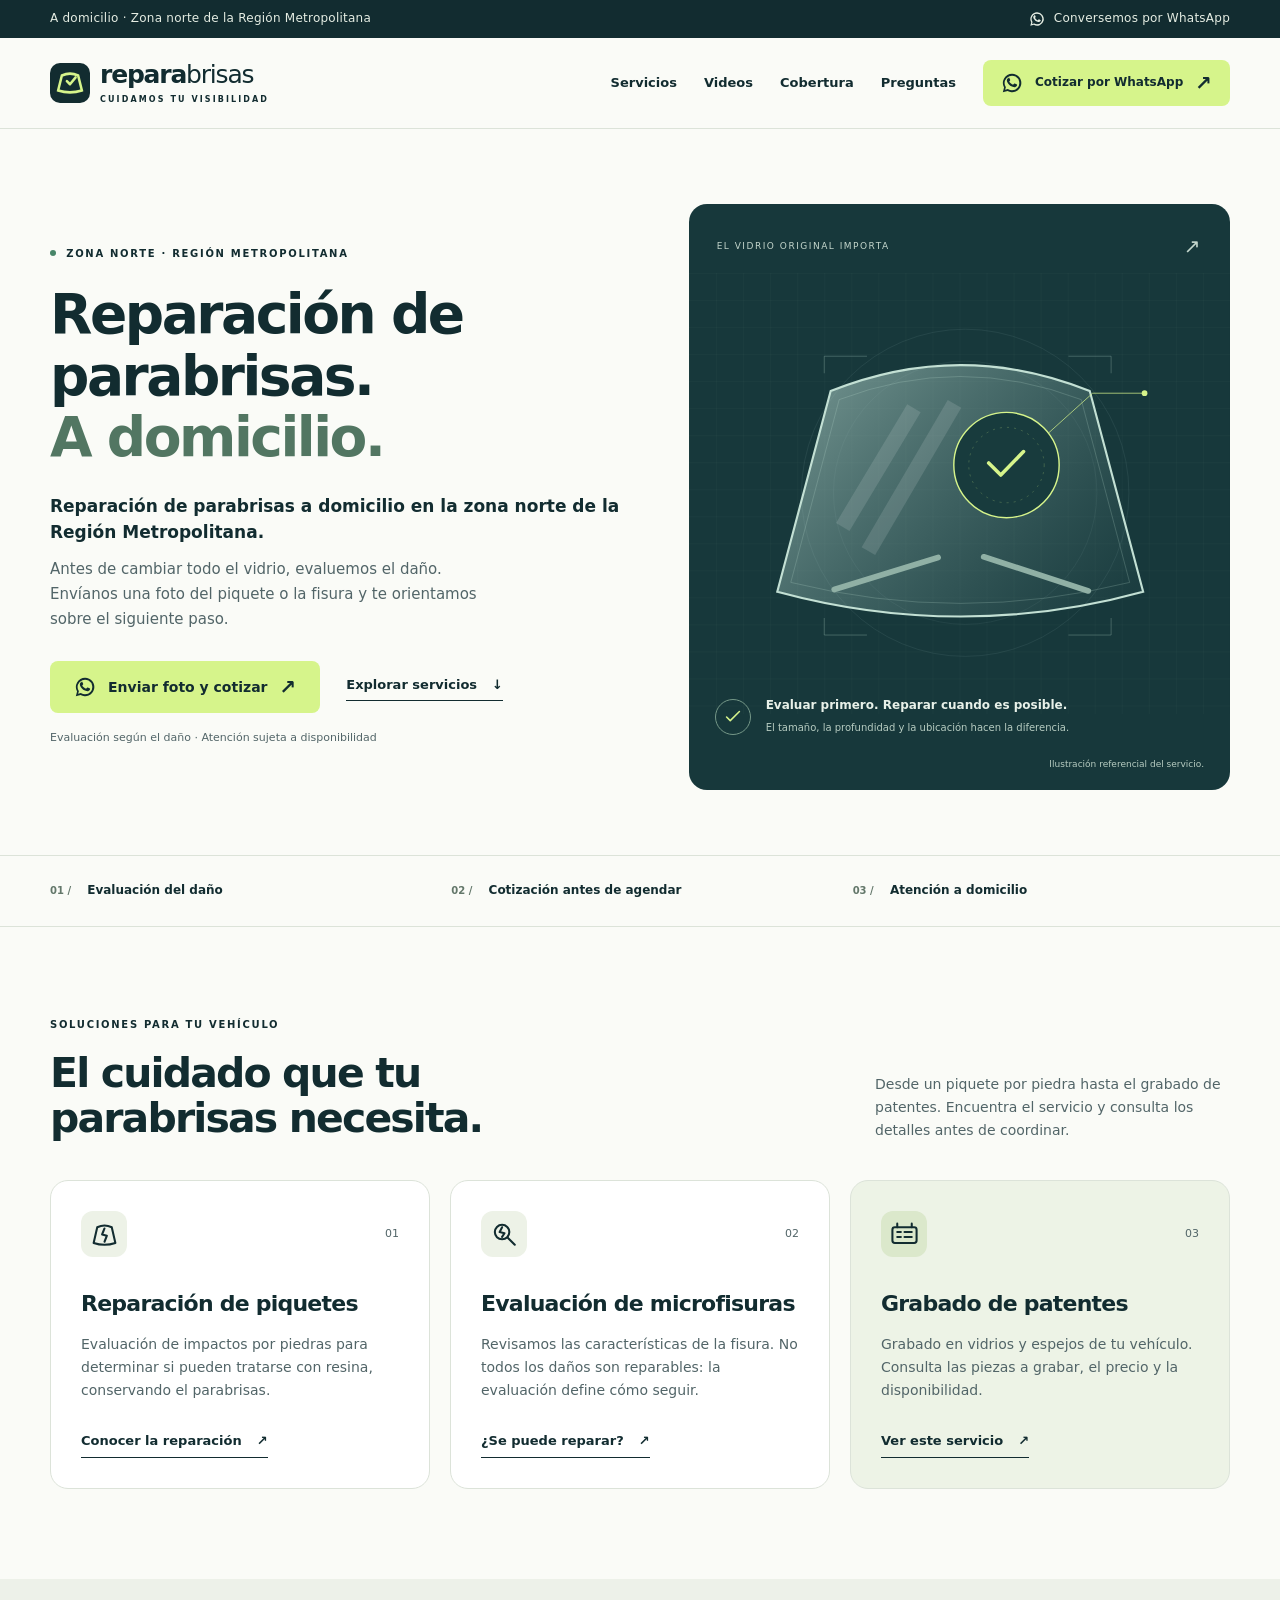
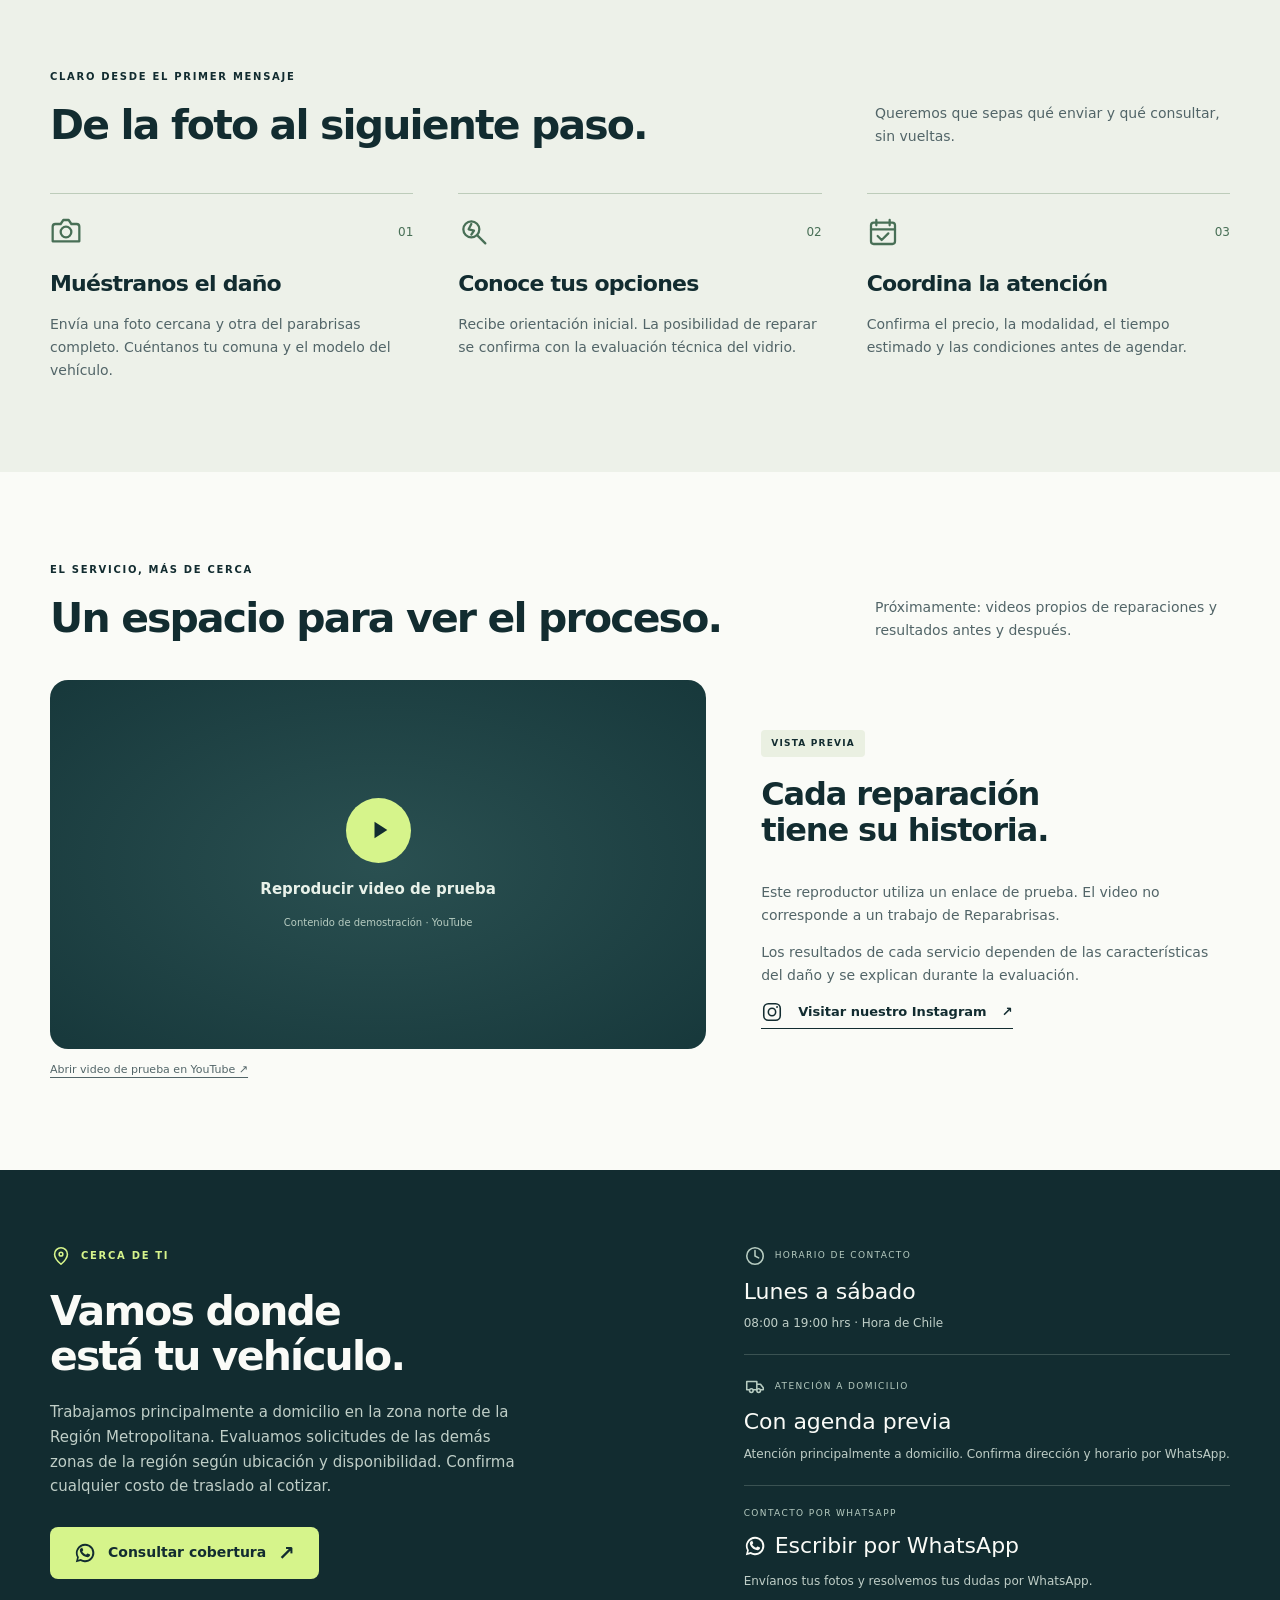
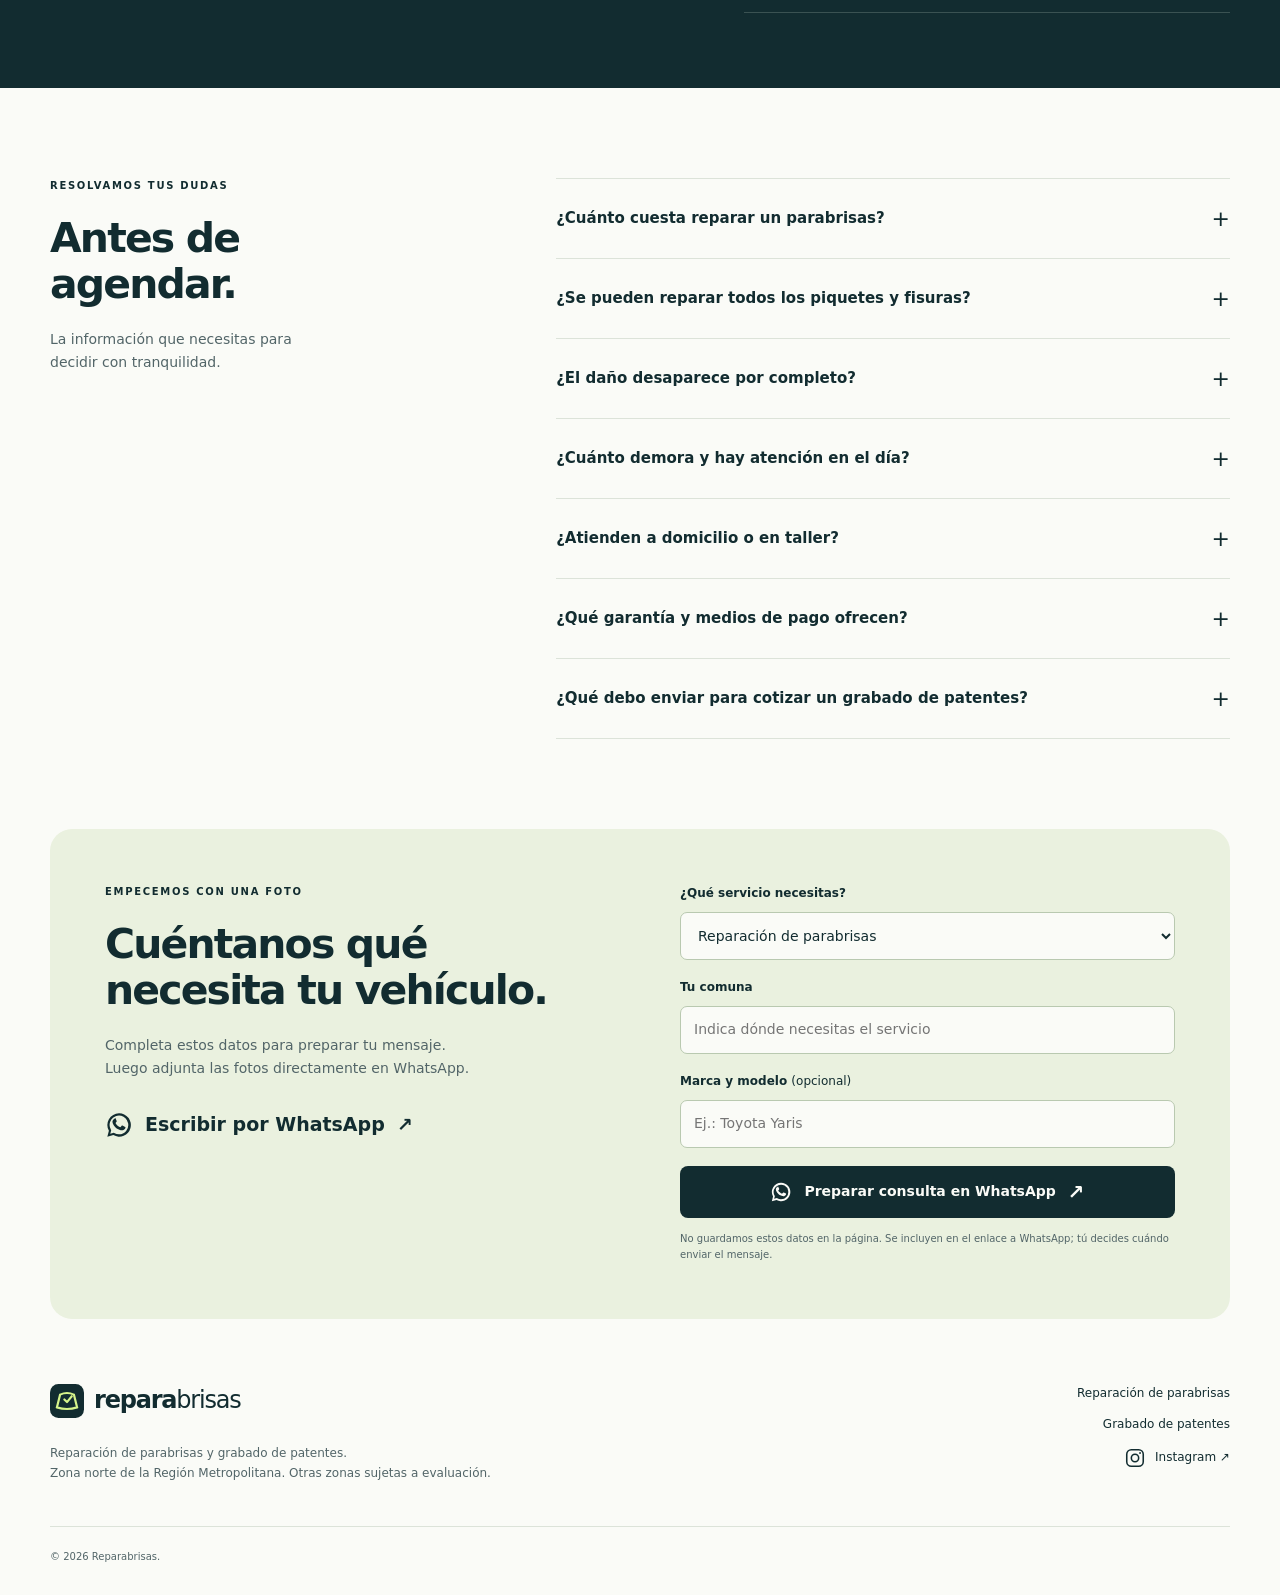
<file: index.html>
<!doctype html>
<html lang="es-CL">
<head>
  <meta charset="utf-8">
  <meta name="viewport" content="width=device-width, initial-scale=1">
  <meta name="theme-color" content="#122c30">
  <title>Reparación de parabrisas a domicilio en zona norte RM | Reparabrisas</title>
  <meta name="description" content="Reparación de parabrisas a domicilio en la zona norte de la Región Metropolitana. Cotiza piquetes, microfisuras y grabado de patentes por WhatsApp.">
  <meta property="og:locale" content="es_CL">
  <meta property="og:type" content="website">
  <meta property="og:site_name" content="Reparabrisas">
  <meta property="og:title" content="Un piquete pequeño merece atención. | Reparabrisas">
  <meta property="og:description" content="Reparación a domicilio en la zona norte de la Región Metropolitana. Cotiza enviando una foto por WhatsApp.">
  <meta name="twitter:card" content="summary_large_image">
  <!-- SEO:START -->
<link rel="canonical" href="https://reparabrisasnorte.cl/">
<meta property="og:url" content="https://reparabrisasnorte.cl/">
<meta property="og:image" content="https://reparabrisasnorte.cl/assets/images/social-card.png">
<meta property="og:image:width" content="1200">
<meta property="og:image:height" content="630">
<meta property="og:image:alt" content="Reparabrisas: reparación de parabrisas a domicilio en la zona norte de la Región Metropolitana">
<meta name="twitter:image" content="https://reparabrisasnorte.cl/assets/images/social-card.png">
<!-- SEO:END -->
  <link rel="icon" href="assets/images/favicon.svg" type="image/svg+xml">
  <link rel="stylesheet" href="assets/css/style.css?v=3">
  <script src="assets/js/main.js?v=2" defer></script>
  <script type="application/ld+json">{"@context": "https://schema.org", "@type": "AutoRepair", "name": "Reparabrisas", "areaServed": "Zona norte de la Región Metropolitana de Santiago, Chile", "sameAs": ["https://www.instagram.com/reparabrisas_colina/"], "hasOfferCatalog": {"@type": "OfferCatalog", "name": "Servicios", "itemListElement": [{"@type": "Offer", "itemOffered": {"@type": "Service", "name": "Reparación de piquetes y microfisuras de parabrisas"}}, {"@type": "Offer", "itemOffered": {"@type": "Service", "name": "Grabado de patentes en vidrios y espejos"}}]}, "url": "https://reparabrisasnorte.cl/", "@id": "https://reparabrisasnorte.cl/#negocio", "image": "https://reparabrisasnorte.cl/assets/images/social-card.png"}</script>
</head>
<body>
  <a class="skip-link" href="#contenido">Saltar al contenido</a>
  <div class="topbar"><div class="container"><span>A domicilio · Zona norte de la Región Metropolitana</span><a data-contact="topbar" href="https://wa.me/56976957866"><svg class="icon icon-whatsapp" viewBox="0 0 24 24" fill="none" stroke="currentColor" stroke-width="1.7" stroke-linecap="round" stroke-linejoin="round" aria-hidden="true" focusable="false"><path fill="currentColor" stroke="none" d="M12 2a10 10 0 0 0-8.66 15L2 22l5.15-1.35A10 10 0 1 0 12 2Zm0 18a8 8 0 0 1-4.08-1.12l-.36-.21-3.05.8.81-2.97-.23-.38A8 8 0 1 1 12 20Z"/><path fill="currentColor" stroke="none" d="M8.1 6.8c-.3 0-.6.1-.8.4-.4.4-.9 1-.9 2.1 0 1.2.8 2.4 1 2.6.1.2 1.8 2.9 4.5 4 .7.3 1.2.5 1.6.5.7.2 1.3.2 1.8.1.6-.1 1.8-.7 2-1.4.3-.7.3-1.3.2-1.4-.1-.1-.3-.2-.6-.3l-1.9-.9c-.3-.1-.5-.2-.7.2l-.9 1c-.2.2-.3.2-.6.1-.3-.2-1.2-.5-2.2-1.4-.8-.7-1.3-1.5-1.5-1.8-.1-.3 0-.4.1-.6l.5-.5.3-.5c.1-.2.1-.4 0-.5l-.9-2c-.2-.5-.4-.5-.6-.5Z"/></svg>Conversemos por WhatsApp</a></div></div>
  <header class="site-header">
    <nav class="container nav" aria-label="Navegación principal">
      <a class="brand" href="#inicio" aria-label="Reparabrisas, inicio"><img src="assets/images/favicon.svg" width="40" height="40" alt=""><span>repara<span class="brand-light">brisas</span><small>CUIDAMOS TU VISIBILIDAD</small></span></a>
      <button class="menu-toggle" aria-controls="nav-links" aria-expanded="false" hidden>Menú <span aria-hidden="true">☰</span></button>
      <div class="nav-links" id="nav-links"><a href="#servicios">Servicios</a><a href="#videos">Videos</a><a href="#cobertura">Cobertura</a><a href="#preguntas">Preguntas</a><a class="button button-small" data-contact="header" href="https://wa.me/56976957866?text=Hola%2C%20quiero%20cotizar%20un%20servicio."><svg class="icon icon-whatsapp" viewBox="0 0 24 24" fill="none" stroke="currentColor" stroke-width="1.7" stroke-linecap="round" stroke-linejoin="round" aria-hidden="true" focusable="false"><path fill="currentColor" stroke="none" d="M12 2a10 10 0 0 0-8.66 15L2 22l5.15-1.35A10 10 0 1 0 12 2Zm0 18a8 8 0 0 1-4.08-1.12l-.36-.21-3.05.8.81-2.97-.23-.38A8 8 0 1 1 12 20Z"/><path fill="currentColor" stroke="none" d="M8.1 6.8c-.3 0-.6.1-.8.4-.4.4-.9 1-.9 2.1 0 1.2.8 2.4 1 2.6.1.2 1.8 2.9 4.5 4 .7.3 1.2.5 1.6.5.7.2 1.3.2 1.8.1.6-.1 1.8-.7 2-1.4.3-.7.3-1.3.2-1.4-.1-.1-.3-.2-.6-.3l-1.9-.9c-.3-.1-.5-.2-.7.2l-.9 1c-.2.2-.3.2-.6.1-.3-.2-1.2-.5-2.2-1.4-.8-.7-1.3-1.5-1.5-1.8-.1-.3 0-.4.1-.6l.5-.5.3-.5c.1-.2.1-.4 0-.5l-.9-2c-.2-.5-.4-.5-.6-.5Z"/></svg>Cotizar por WhatsApp <span aria-hidden="true">↗</span></a></div>
    </nav>
  </header>
  <main id="contenido">
    <section class="hero container" id="inicio" aria-labelledby="hero-title">
      <div class="hero-copy"><p class="eyebrow"><span class="status-dot"></span> ZONA NORTE · REGIÓN METROPOLITANA</p><h1 id="hero-title">Reparación de parabrisas.<br> <em>A domicilio.</em></h1><p class="hero-lead">Reparación de parabrisas a domicilio en la zona norte de la Región Metropolitana.</p><p class="hero-description">Antes de cambiar todo el vidrio, evaluemos el daño. Envíanos una foto del piquete o la fisura y te orientamos sobre el siguiente paso.</p><div class="actions"><a class="button" data-contact="hero" href="https://wa.me/56976957866?text=Hola%2C%20quiero%20evaluar%20un%20da%C3%B1o%20en%20mi%20parabrisas.%20Mi%20comuna%20es%3A%20"><svg class="icon icon-whatsapp" viewBox="0 0 24 24" fill="none" stroke="currentColor" stroke-width="1.7" stroke-linecap="round" stroke-linejoin="round" aria-hidden="true" focusable="false"><path fill="currentColor" stroke="none" d="M12 2a10 10 0 0 0-8.66 15L2 22l5.15-1.35A10 10 0 1 0 12 2Zm0 18a8 8 0 0 1-4.08-1.12l-.36-.21-3.05.8.81-2.97-.23-.38A8 8 0 1 1 12 20Z"/><path fill="currentColor" stroke="none" d="M8.1 6.8c-.3 0-.6.1-.8.4-.4.4-.9 1-.9 2.1 0 1.2.8 2.4 1 2.6.1.2 1.8 2.9 4.5 4 .7.3 1.2.5 1.6.5.7.2 1.3.2 1.8.1.6-.1 1.8-.7 2-1.4.3-.7.3-1.3.2-1.4-.1-.1-.3-.2-.6-.3l-1.9-.9c-.3-.1-.5-.2-.7.2l-.9 1c-.2.2-.3.2-.6.1-.3-.2-1.2-.5-2.2-1.4-.8-.7-1.3-1.5-1.5-1.8-.1-.3 0-.4.1-.6l.5-.5.3-.5c.1-.2.1-.4 0-.5l-.9-2c-.2-.5-.4-.5-.6-.5Z"/></svg>Enviar foto y cotizar <span aria-hidden="true">↗</span></a><a class="text-link" href="#servicios">Explorar servicios <span aria-hidden="true">↓</span></a></div><p class="microcopy">Evaluación según el daño · Atención sujeta a disponibilidad</p></div>
      <figure class="hero-visual"><div class="visual-label"><span>EL VIDRIO ORIGINAL IMPORTA</span><span aria-hidden="true">↗</span></div><img src="assets/images/windshield.svg" width="760" height="620" fetchpriority="high" alt="Ilustración de un parabrisas con una zona destacada para evaluación"><div class="visual-caption"><span class="caption-symbol"><svg class="icon icon-check" viewBox="0 0 24 24" fill="none" stroke="currentColor" stroke-width="1.7" stroke-linecap="round" stroke-linejoin="round" aria-hidden="true" focusable="false"><path d="m5 12 4 4L19 6"/></svg></span><div><strong>Evaluar primero. Reparar cuando es posible.</strong><span>El tamaño, la profundidad y la ubicación hacen la diferencia.</span></div></div><figcaption>Ilustración referencial del servicio.</figcaption></figure>
    </section>
    <div class="principles"><div class="container principles-grid"><p><span aria-hidden="true">01 /</span> Evaluación del daño</p><p><span aria-hidden="true">02 /</span> Cotización antes de agendar</p><p><span aria-hidden="true">03 /</span> Atención a domicilio</p></div></div>
    <section class="section container" id="servicios" aria-labelledby="services-title"><div class="section-heading"><div><p class="eyebrow">SOLUCIONES PARA TU VEHÍCULO</p><h2 id="services-title">El cuidado que tu<br> parabrisas necesita.</h2></div><p>Desde un piquete por piedra hasta el grabado de patentes. Encuentra el servicio y consulta los detalles antes de coordinar.</p></div><div class="service-grid">
      <article class="service-card"><div class="service-top"><span class="service-icon"><svg class="icon icon-windshield" viewBox="0 0 24 24" fill="none" stroke="currentColor" stroke-width="1.7" stroke-linecap="round" stroke-linejoin="round" aria-hidden="true" focusable="false"><path d="m3 19 3-13q6-3 12 0l3 13q-9 3-18 0Z"/><path d="m12 7-2 5 4 1-2 5"/></svg></span><span class="card-number">01</span></div><h3>Reparación de piquetes</h3><p>Evaluación de impactos por piedras para determinar si pueden tratarse con resina, conservando el parabrisas.</p><a class="text-link" href="servicios/reparacion-de-parabrisas.html">Conocer la reparación <span aria-hidden="true">↗</span></a></article>
      <article class="service-card"><div class="service-top"><span class="service-icon"><svg class="icon icon-inspect" viewBox="0 0 24 24" fill="none" stroke="currentColor" stroke-width="1.7" stroke-linecap="round" stroke-linejoin="round" aria-hidden="true" focusable="false"><circle cx="10" cy="10" r="6"/><path d="m14.5 14.5 6 6M10 6l-2 4 4 1-2 3"/></svg></span><span class="card-number">02</span></div><h3>Evaluación de microfisuras</h3><p>Revisamos las características de la fisura. No todos los daños son reparables: la evaluación define cómo seguir.</p><a class="text-link" href="servicios/reparacion-de-parabrisas.html#evaluacion">¿Se puede reparar? <span aria-hidden="true">↗</span></a></article>
      <article class="service-card featured"><div class="service-top"><span class="service-icon"><svg class="icon icon-plate" viewBox="0 0 24 24" fill="none" stroke="currentColor" stroke-width="1.7" stroke-linecap="round" stroke-linejoin="round" aria-hidden="true" focusable="false"><rect x="2" y="6" width="20" height="13" rx="2"/><path d="M6 10h3m-3 4h3m3-4h6m-6 4h6M6 3v3m12-3v3"/></svg></span><span class="card-number">03</span></div><h3>Grabado de patentes</h3><p>Grabado en vidrios y espejos de tu vehículo. Consulta las piezas a grabar, el precio y la disponibilidad.</p><a class="text-link" href="servicios/grabado-de-patentes.html">Ver este servicio <span aria-hidden="true">↗</span></a></article>
    </div></section>
    <section class="process-section" id="proceso"><div class="container section"><div class="section-heading"><div><p class="eyebrow">CLARO DESDE EL PRIMER MENSAJE</p><h2>De la foto al siguiente paso.</h2></div><p>Queremos que sepas qué enviar y qué consultar, sin vueltas.</p></div><ol class="steps"><li><div class="step-heading"><svg class="icon icon-camera" viewBox="0 0 24 24" fill="none" stroke="currentColor" stroke-width="1.7" stroke-linecap="round" stroke-linejoin="round" aria-hidden="true" focusable="false"><path d="M4 6h4l2-3h4l2 3h4a2 2 0 0 1 2 2v11H2V8a2 2 0 0 1 2-2Z"/><circle cx="12" cy="12" r="4"/></svg><span class="step-number">01</span></div><h3>Muéstranos el daño</h3><p>Envía una foto cercana y otra del parabrisas completo. Cuéntanos tu comuna y el modelo del vehículo.</p></li><li><div class="step-heading"><svg class="icon icon-inspect" viewBox="0 0 24 24" fill="none" stroke="currentColor" stroke-width="1.7" stroke-linecap="round" stroke-linejoin="round" aria-hidden="true" focusable="false"><circle cx="10" cy="10" r="6"/><path d="m14.5 14.5 6 6M10 6l-2 4 4 1-2 3"/></svg><span class="step-number">02</span></div><h3>Conoce tus opciones</h3><p>Recibe orientación inicial. La posibilidad de reparar se confirma con la evaluación técnica del vidrio.</p></li><li><div class="step-heading"><svg class="icon icon-calendar" viewBox="0 0 24 24" fill="none" stroke="currentColor" stroke-width="1.7" stroke-linecap="round" stroke-linejoin="round" aria-hidden="true" focusable="false"><rect x="3" y="5" width="18" height="16" rx="2"/><path d="M7 3v4m10-4v4M3 10h18m-13 5 3 3 5-5"/></svg><span class="step-number">03</span></div><h3>Coordina la atención</h3><p>Confirma el precio, la modalidad, el tiempo estimado y las condiciones antes de agendar.</p></li></ol></div></section>
    <section class="section container" id="videos" aria-labelledby="videos-title"><div class="section-heading"><div><p class="eyebrow">EL SERVICIO, MÁS DE CERCA</p><h2 id="videos-title">Un espacio para ver el proceso.</h2></div><p>Próximamente: videos propios de reparaciones y resultados antes y después.</p></div><div class="video-layout"><div class="video-player"><div class="video-shell" data-video-id="ysz5S6PUM-U"><button class="video-trigger" type="button" aria-label="Reproducir video de prueba de YouTube" hidden><span class="play-icon"><svg class="icon icon-play" viewBox="0 0 24 24" fill="none" stroke="currentColor" stroke-width="1.7" stroke-linecap="round" stroke-linejoin="round" aria-hidden="true" focusable="false"><path d="m9 5 11 7-11 7Z" fill="currentColor" stroke="none"/></svg></span><span>Reproducir video de prueba</span><small>Contenido de demostración · YouTube</small></button><noscript><a class="button" href="https://www.youtube.com/watch?v=ysz5S6PUM-U" target="_blank" rel="noopener noreferrer">Ver video de prueba en YouTube</a></noscript></div><p class="video-fallback"><a href="https://www.youtube.com/watch?v=ysz5S6PUM-U" target="_blank" rel="noopener noreferrer">Abrir video de prueba en YouTube ↗</a></p></div><div class="video-description"><span class="tag">VISTA PREVIA</span><h3>Cada reparación<br> tiene su historia.</h3><p>Este reproductor utiliza un enlace de prueba. El video no corresponde a un trabajo de Reparabrisas.</p><p>Los resultados de cada servicio dependen de las características del daño y se explican durante la evaluación.</p><a class="text-link" href="https://www.instagram.com/reparabrisas_colina/" target="_blank" rel="noopener noreferrer"><svg class="icon icon-instagram" viewBox="0 0 24 24" fill="none" stroke="currentColor" stroke-width="1.7" stroke-linecap="round" stroke-linejoin="round" aria-hidden="true" focusable="false"><rect x="3" y="3" width="18" height="18" rx="5"/><circle cx="12" cy="12" r="4"/><circle cx="17.5" cy="6.5" r="1" fill="currentColor" stroke="none"/></svg>Visitar nuestro Instagram <span aria-hidden="true">↗</span></a></div></div></section>
    <section class="coverage-section" id="cobertura"><div class="container coverage-grid"><div><p class="eyebrow icon-label"><svg class="icon icon-pin" viewBox="0 0 24 24" fill="none" stroke="currentColor" stroke-width="1.7" stroke-linecap="round" stroke-linejoin="round" aria-hidden="true" focusable="false"><path d="M19 10c0 5-7 11-7 11S5 15 5 10a7 7 0 1 1 14 0Z"/><circle cx="12" cy="10" r="2"/></svg> CERCA DE TI</p><h2>Vamos donde<br> está tu vehículo.</h2><p>Trabajamos principalmente a domicilio en la zona norte de la Región Metropolitana. Evaluamos solicitudes de las demás zonas de la región según ubicación y disponibilidad. Confirma cualquier costo de traslado al cotizar.</p><a class="button" data-contact="coverage" href="https://wa.me/56976957866?text=Hola%2C%20quiero%20consultar%20cobertura.%20Mi%20comuna%20es%3A%20"><svg class="icon icon-whatsapp" viewBox="0 0 24 24" fill="none" stroke="currentColor" stroke-width="1.7" stroke-linecap="round" stroke-linejoin="round" aria-hidden="true" focusable="false"><path fill="currentColor" stroke="none" d="M12 2a10 10 0 0 0-8.66 15L2 22l5.15-1.35A10 10 0 1 0 12 2Zm0 18a8 8 0 0 1-4.08-1.12l-.36-.21-3.05.8.81-2.97-.23-.38A8 8 0 1 1 12 20Z"/><path fill="currentColor" stroke="none" d="M8.1 6.8c-.3 0-.6.1-.8.4-.4.4-.9 1-.9 2.1 0 1.2.8 2.4 1 2.6.1.2 1.8 2.9 4.5 4 .7.3 1.2.5 1.6.5.7.2 1.3.2 1.8.1.6-.1 1.8-.7 2-1.4.3-.7.3-1.3.2-1.4-.1-.1-.3-.2-.6-.3l-1.9-.9c-.3-.1-.5-.2-.7.2l-.9 1c-.2.2-.3.2-.6.1-.3-.2-1.2-.5-2.2-1.4-.8-.7-1.3-1.5-1.5-1.8-.1-.3 0-.4.1-.6l.5-.5.3-.5c.1-.2.1-.4 0-.5l-.9-2c-.2-.5-.4-.5-.6-.5Z"/></svg>Consultar cobertura <span aria-hidden="true">↗</span></a></div><div class="coverage-details"><div><span class="icon-label"><svg class="icon icon-clock" viewBox="0 0 24 24" fill="none" stroke="currentColor" stroke-width="1.7" stroke-linecap="round" stroke-linejoin="round" aria-hidden="true" focusable="false"><circle cx="12" cy="12" r="9"/><path d="M12 6v6l4 2"/></svg> HORARIO DE CONTACTO</span><strong>Lunes a sábado</strong><p>08:00 a 19:00 hrs · Hora de Chile</p></div><div><span class="icon-label"><svg class="icon icon-van" viewBox="0 0 24 24" fill="none" stroke="currentColor" stroke-width="1.7" stroke-linecap="round" stroke-linejoin="round" aria-hidden="true" focusable="false"><path d="M3 16V7h11v9M14 10h4l3 4v2h-3m-12 0H3m7 0h4"/><circle cx="8" cy="17" r="2"/><circle cx="16" cy="17" r="2"/></svg> ATENCIÓN A DOMICILIO</span><strong>Con agenda previa</strong><p>Atención principalmente a domicilio. Confirma dirección y horario por WhatsApp.</p></div><div><span>CONTACTO POR WHATSAPP</span><a data-contact="direct" href="https://wa.me/56976957866"><svg class="icon icon-whatsapp" viewBox="0 0 24 24" fill="none" stroke="currentColor" stroke-width="1.7" stroke-linecap="round" stroke-linejoin="round" aria-hidden="true" focusable="false"><path fill="currentColor" stroke="none" d="M12 2a10 10 0 0 0-8.66 15L2 22l5.15-1.35A10 10 0 1 0 12 2Zm0 18a8 8 0 0 1-4.08-1.12l-.36-.21-3.05.8.81-2.97-.23-.38A8 8 0 1 1 12 20Z"/><path fill="currentColor" stroke="none" d="M8.1 6.8c-.3 0-.6.1-.8.4-.4.4-.9 1-.9 2.1 0 1.2.8 2.4 1 2.6.1.2 1.8 2.9 4.5 4 .7.3 1.2.5 1.6.5.7.2 1.3.2 1.8.1.6-.1 1.8-.7 2-1.4.3-.7.3-1.3.2-1.4-.1-.1-.3-.2-.6-.3l-1.9-.9c-.3-.1-.5-.2-.7.2l-.9 1c-.2.2-.3.2-.6.1-.3-.2-1.2-.5-2.2-1.4-.8-.7-1.3-1.5-1.5-1.8-.1-.3 0-.4.1-.6l.5-.5.3-.5c.1-.2.1-.4 0-.5l-.9-2c-.2-.5-.4-.5-.6-.5Z"/></svg>Escribir por WhatsApp</a><p>Envíanos tus fotos y resolvemos tus dudas por WhatsApp.</p></div></div></div></section>
    <section class="section container faq-layout" id="preguntas"><div><p class="eyebrow">RESOLVAMOS TUS DUDAS</p><h2>Antes de<br> agendar.</h2><p>La información que necesitas para decidir con tranquilidad.</p></div><div class="faq-list">
      <details><summary>¿Cuánto cuesta reparar un parabrisas?</summary><p>La cotización depende del tipo, tamaño, ubicación y cantidad de daños. Envíanos fotografías y tu comuna para consultar el precio y cualquier costo de traslado antes de agendar.</p></details>
      <details><summary>¿Se pueden reparar todos los piquetes y fisuras?</summary><p>No. La posibilidad de reparación depende del estado del vidrio, la profundidad y ubicación del daño, entre otros factores. Las fotos permiten una orientación inicial; la evaluación técnica confirma si la reparación es adecuada o conviene un reemplazo.</p></details>
      <details><summary>¿El daño desaparece por completo?</summary><p>Puede quedar una marca visible. El resultado varía según el daño y su estado previo; consulta qué mejora puede esperarse en tu caso antes de autorizar el trabajo.</p></details>
      <details><summary>¿Cuánto demora y hay atención en el día?</summary><p>El tiempo estimado se informa según el servicio. La atención en el día está sujeta a evaluación y disponibilidad de agenda; confírmala por WhatsApp.</p></details>
      <details><summary>¿Atienden a domicilio o en taller?</summary><p>Trabajamos principalmente a domicilio en la zona norte de la Región Metropolitana. Para las demás zonas de la región, evaluamos la ubicación y disponibilidad antes de confirmar la visita.</p></details>
      <details><summary>¿Qué garantía y medios de pago ofrecen?</summary><p>Solicita las condiciones de garantía aplicables a tu reparación y los medios de pago disponibles junto con la cotización, antes de confirmar la atención.</p></details>
      <details><summary>¿Qué debo enviar para cotizar un grabado de patentes?</summary><p>Indica el modelo del vehículo, cuántos vidrios y espejos necesitas grabar y tu comuna. Con esos datos podemos orientar tu solicitud.</p></details>
    </div></section>
    <section class="contact-section container" id="contacto"><div><p class="eyebrow">EMPECEMOS CON UNA FOTO</p><h2>Cuéntanos qué<br> necesita tu vehículo.</h2><p>Completa estos datos para preparar tu mensaje. Luego adjunta las fotos directamente en WhatsApp.</p><a class="contact-whatsapp" data-contact="direct" href="https://wa.me/56976957866"><svg class="icon icon-whatsapp" viewBox="0 0 24 24" fill="none" stroke="currentColor" stroke-width="1.7" stroke-linecap="round" stroke-linejoin="round" aria-hidden="true" focusable="false"><path fill="currentColor" stroke="none" d="M12 2a10 10 0 0 0-8.66 15L2 22l5.15-1.35A10 10 0 1 0 12 2Zm0 18a8 8 0 0 1-4.08-1.12l-.36-.21-3.05.8.81-2.97-.23-.38A8 8 0 1 1 12 20Z"/><path fill="currentColor" stroke="none" d="M8.1 6.8c-.3 0-.6.1-.8.4-.4.4-.9 1-.9 2.1 0 1.2.8 2.4 1 2.6.1.2 1.8 2.9 4.5 4 .7.3 1.2.5 1.6.5.7.2 1.3.2 1.8.1.6-.1 1.8-.7 2-1.4.3-.7.3-1.3.2-1.4-.1-.1-.3-.2-.6-.3l-1.9-.9c-.3-.1-.5-.2-.7.2l-.9 1c-.2.2-.3.2-.6.1-.3-.2-1.2-.5-2.2-1.4-.8-.7-1.3-1.5-1.5-1.8-.1-.3 0-.4.1-.6l.5-.5.3-.5c.1-.2.1-.4 0-.5l-.9-2c-.2-.5-.4-.5-.6-.5Z"/></svg>Escribir por WhatsApp <span aria-hidden="true">↗</span></a></div><form id="quote-form"><label for="service">¿Qué servicio necesitas?</label><select id="service" name="service"><option>Reparación de parabrisas</option><option>Evaluación de microfisuras</option><option>Grabado de patentes</option></select><label for="commune">Tu comuna</label><input id="commune" name="commune" autocomplete="address-level3" placeholder="Indica dónde necesitas el servicio" required maxlength="80"><label for="vehicle">Marca y modelo <span>(opcional)</span></label><input id="vehicle" name="vehicle" placeholder="Ej.: Toyota Yaris" maxlength="100"><button class="button" type="submit" hidden><svg class="icon icon-whatsapp" viewBox="0 0 24 24" fill="none" stroke="currentColor" stroke-width="1.7" stroke-linecap="round" stroke-linejoin="round" aria-hidden="true" focusable="false"><path fill="currentColor" stroke="none" d="M12 2a10 10 0 0 0-8.66 15L2 22l5.15-1.35A10 10 0 1 0 12 2Zm0 18a8 8 0 0 1-4.08-1.12l-.36-.21-3.05.8.81-2.97-.23-.38A8 8 0 1 1 12 20Z"/><path fill="currentColor" stroke="none" d="M8.1 6.8c-.3 0-.6.1-.8.4-.4.4-.9 1-.9 2.1 0 1.2.8 2.4 1 2.6.1.2 1.8 2.9 4.5 4 .7.3 1.2.5 1.6.5.7.2 1.3.2 1.8.1.6-.1 1.8-.7 2-1.4.3-.7.3-1.3.2-1.4-.1-.1-.3-.2-.6-.3l-1.9-.9c-.3-.1-.5-.2-.7.2l-.9 1c-.2.2-.3.2-.6.1-.3-.2-1.2-.5-2.2-1.4-.8-.7-1.3-1.5-1.5-1.8-.1-.3 0-.4.1-.6l.5-.5.3-.5c.1-.2.1-.4 0-.5l-.9-2c-.2-.5-.4-.5-.6-.5Z"/></svg>Preparar consulta en WhatsApp <span aria-hidden="true">↗</span></button><p class="form-note">No guardamos estos datos en la página. Se incluyen en el enlace a WhatsApp; tú decides cuándo enviar el mensaje.</p><noscript><a class="button" href="https://wa.me/56976957866"><svg class="icon icon-whatsapp" viewBox="0 0 24 24" fill="none" stroke="currentColor" stroke-width="1.7" stroke-linecap="round" stroke-linejoin="round" aria-hidden="true" focusable="false"><path fill="currentColor" stroke="none" d="M12 2a10 10 0 0 0-8.66 15L2 22l5.15-1.35A10 10 0 1 0 12 2Zm0 18a8 8 0 0 1-4.08-1.12l-.36-.21-3.05.8.81-2.97-.23-.38A8 8 0 1 1 12 20Z"/><path fill="currentColor" stroke="none" d="M8.1 6.8c-.3 0-.6.1-.8.4-.4.4-.9 1-.9 2.1 0 1.2.8 2.4 1 2.6.1.2 1.8 2.9 4.5 4 .7.3 1.2.5 1.6.5.7.2 1.3.2 1.8.1.6-.1 1.8-.7 2-1.4.3-.7.3-1.3.2-1.4-.1-.1-.3-.2-.6-.3l-1.9-.9c-.3-.1-.5-.2-.7.2l-.9 1c-.2.2-.3.2-.6.1-.3-.2-1.2-.5-2.2-1.4-.8-.7-1.3-1.5-1.5-1.8-.1-.3 0-.4.1-.6l.5-.5.3-.5c.1-.2.1-.4 0-.5l-.9-2c-.2-.5-.4-.5-.6-.5Z"/></svg>Consultar directamente por WhatsApp</a></noscript></form></section>
  </main>
  <footer class="container footer"><div><a class="brand" href="#inicio"><img src="assets/images/favicon.svg" width="34" height="34" alt=""><span>repara<span class="brand-light">brisas</span></span></a><p>Reparación de parabrisas y grabado de patentes.<br> Zona norte de la Región Metropolitana. Otras zonas sujetas a evaluación.</p></div><div class="footer-links"><a href="servicios/reparacion-de-parabrisas.html">Reparación de parabrisas</a><a href="servicios/grabado-de-patentes.html">Grabado de patentes</a><a href="https://www.instagram.com/reparabrisas_colina/" target="_blank" rel="noopener noreferrer"><svg class="icon icon-instagram" viewBox="0 0 24 24" fill="none" stroke="currentColor" stroke-width="1.7" stroke-linecap="round" stroke-linejoin="round" aria-hidden="true" focusable="false"><rect x="3" y="3" width="18" height="18" rx="5"/><circle cx="12" cy="12" r="4"/><circle cx="17.5" cy="6.5" r="1" fill="currentColor" stroke="none"/></svg>Instagram ↗</a></div><p class="copyright">© <span data-year>2026</span> Reparabrisas.</p></footer>
  <a class="mobile-contact" data-contact="mobile-bar" href="https://wa.me/56976957866?text=Hola%2C%20quiero%20cotizar%20un%20servicio."><svg class="icon icon-whatsapp" viewBox="0 0 24 24" fill="none" stroke="currentColor" stroke-width="1.7" stroke-linecap="round" stroke-linejoin="round" aria-hidden="true" focusable="false"><path fill="currentColor" stroke="none" d="M12 2a10 10 0 0 0-8.66 15L2 22l5.15-1.35A10 10 0 1 0 12 2Zm0 18a8 8 0 0 1-4.08-1.12l-.36-.21-3.05.8.81-2.97-.23-.38A8 8 0 1 1 12 20Z"/><path fill="currentColor" stroke="none" d="M8.1 6.8c-.3 0-.6.1-.8.4-.4.4-.9 1-.9 2.1 0 1.2.8 2.4 1 2.6.1.2 1.8 2.9 4.5 4 .7.3 1.2.5 1.6.5.7.2 1.3.2 1.8.1.6-.1 1.8-.7 2-1.4.3-.7.3-1.3.2-1.4-.1-.1-.3-.2-.6-.3l-1.9-.9c-.3-.1-.5-.2-.7.2l-.9 1c-.2.2-.3.2-.6.1-.3-.2-1.2-.5-2.2-1.4-.8-.7-1.3-1.5-1.5-1.8-.1-.3 0-.4.1-.6l.5-.5.3-.5c.1-.2.1-.4 0-.5l-.9-2c-.2-.5-.4-.5-.6-.5Z"/></svg>Cotizar por WhatsApp <span aria-hidden="true">↗</span></a>
</body>
</html>
</file>
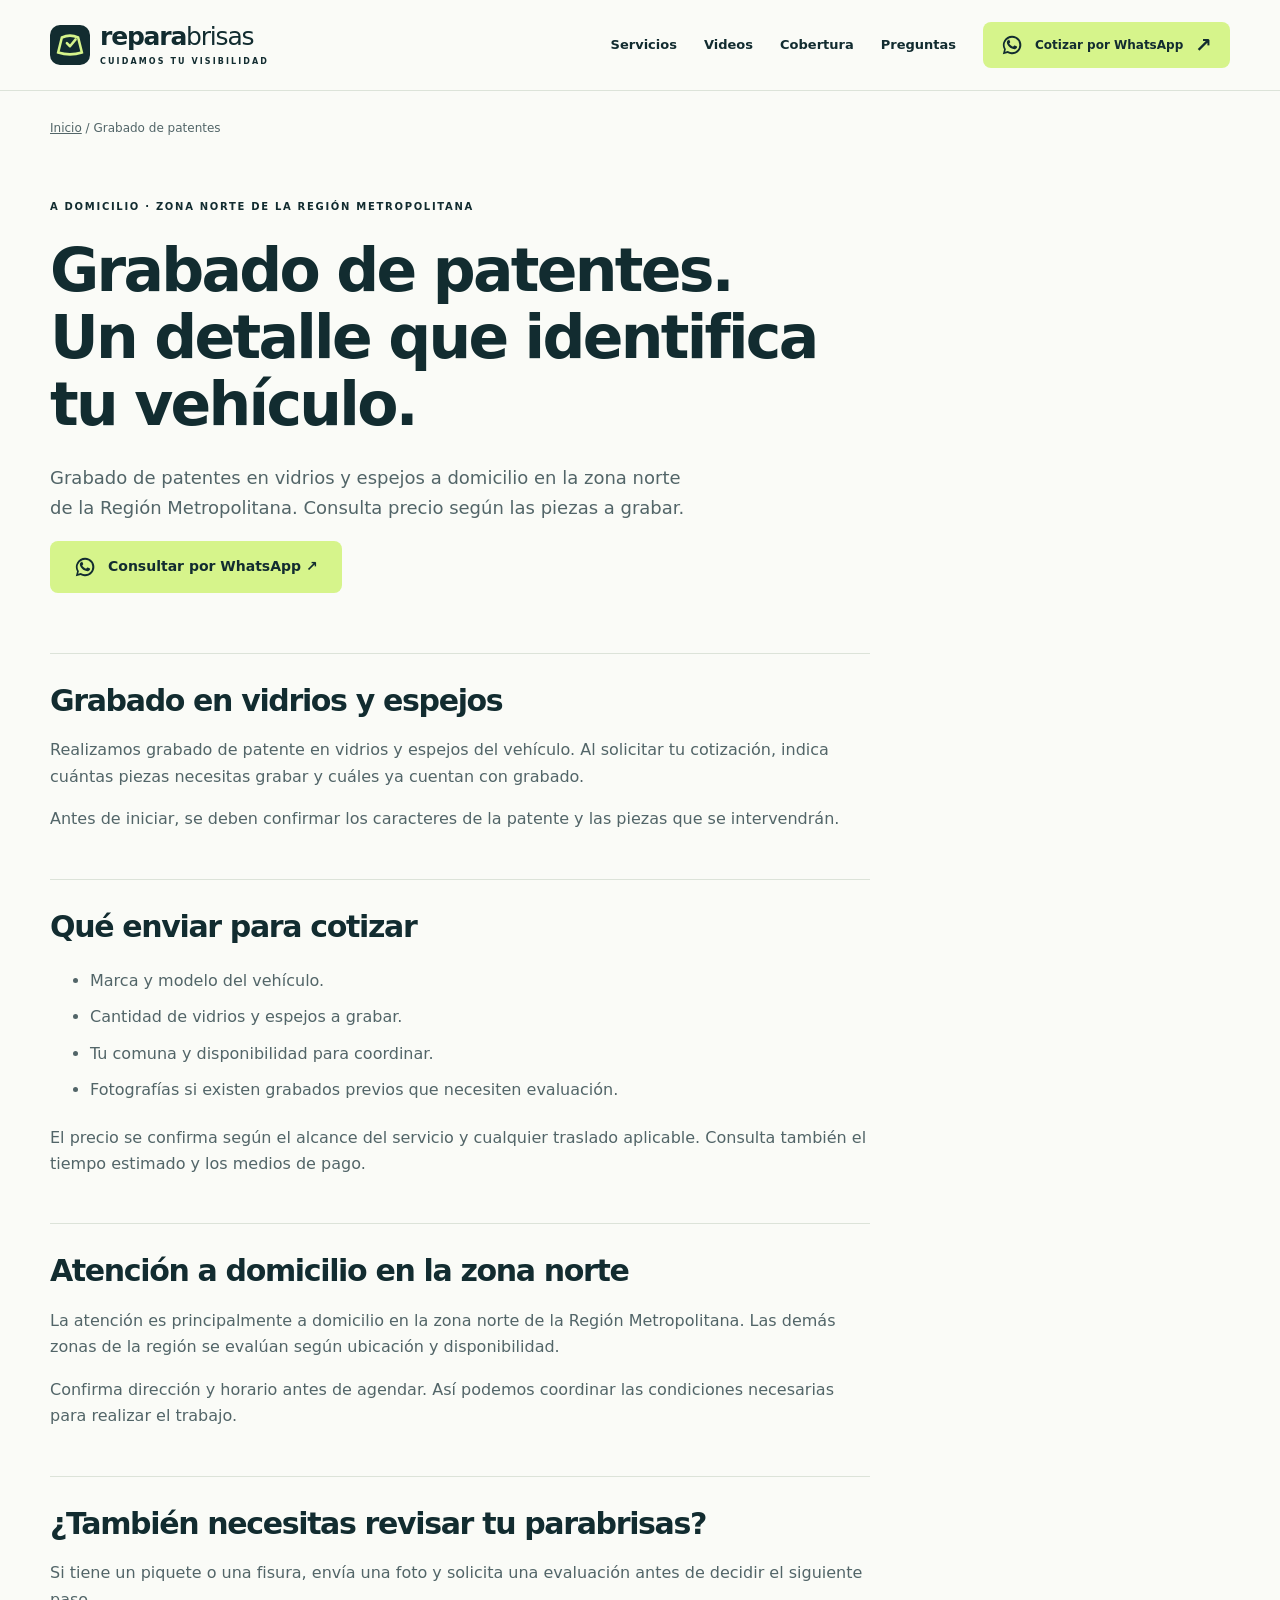
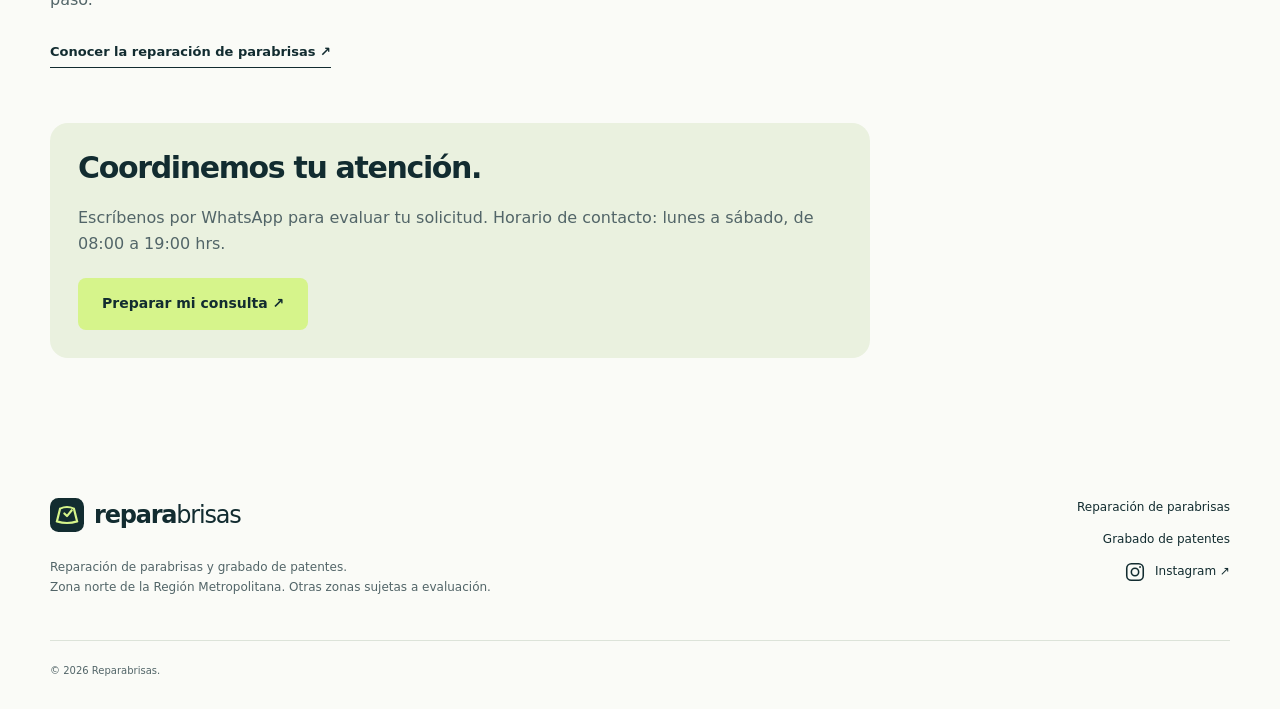
<file: servicios/grabado-de-patentes.html>
<!doctype html>
<html lang="es-CL"><head><meta charset="utf-8"><meta name="viewport" content="width=device-width, initial-scale=1"><meta name="theme-color" content="#122c30"><title>Grabado de patentes en la zona norte de la Región Metropolitana | Reparabrisas</title><meta name="description" content="Grabado de patentes en vidrios y espejos a domicilio en la zona norte de la Región Metropolitana. Consulta precio según las piezas a grabar."><meta property="og:type" content="website"><meta property="og:locale" content="es_CL"><meta property="og:site_name" content="Reparabrisas"><meta property="og:title" content="Grabado de patentes en la zona norte de la Región Metropolitana | Reparabrisas"><meta property="og:description" content="Grabado de patentes en vidrios y espejos a domicilio en la zona norte de la Región Metropolitana. Consulta precio según las piezas a grabar."><meta name="twitter:card" content="summary_large_image">
<!-- SEO:START -->
<link rel="canonical" href="https://reparabrisasnorte.cl/servicios/grabado-de-patentes.html">
<meta property="og:url" content="https://reparabrisasnorte.cl/servicios/grabado-de-patentes.html">
<meta property="og:image" content="https://reparabrisasnorte.cl/assets/images/social-card.png">
<meta property="og:image:width" content="1200">
<meta property="og:image:height" content="630">
<meta property="og:image:alt" content="Reparabrisas: reparación de parabrisas a domicilio en la zona norte de la Región Metropolitana">
<meta name="twitter:image" content="https://reparabrisasnorte.cl/assets/images/social-card.png">
<!-- SEO:END -->
<link rel="icon" href="../assets/images/favicon.svg" type="image/svg+xml"><link rel="stylesheet" href="../assets/css/style.css?v=3"><script src="../assets/js/main.js?v=2" defer></script><script type="application/ld+json">{"@context": "https://schema.org", "@type": "Service", "name": "Grabado de patentes", "areaServed": "Zona norte de la Región Metropolitana de Santiago, Chile", "provider": {"@type": "AutoRepair", "name": "Reparabrisas", "@id": "https://reparabrisasnorte.cl/#negocio", "url": "https://reparabrisasnorte.cl/"}, "url": "https://reparabrisasnorte.cl/servicios/grabado-de-patentes.html"}</script></head>
<body><a class="skip-link" href="#contenido">Saltar al contenido</a>  <header class="site-header">
    <nav class="container nav" aria-label="Navegación principal">
      <a class="brand" href="../index.html" aria-label="Reparabrisas, inicio"><img src="../assets/images/favicon.svg" width="40" height="40" alt=""><span>repara<span class="brand-light">brisas</span><small>CUIDAMOS TU VISIBILIDAD</small></span></a>
      <button class="menu-toggle" aria-controls="nav-links" aria-expanded="false" hidden>Menú <span aria-hidden="true">☰</span></button>
      <div class="nav-links" id="nav-links"><a href="../index.html#servicios">Servicios</a><a href="../index.html#videos">Videos</a><a href="../index.html#cobertura">Cobertura</a><a href="../index.html#preguntas">Preguntas</a><a class="button button-small" data-contact="header" href="https://wa.me/56976957866?text=Hola%2C%20quiero%20cotizar%20un%20servicio."><svg class="icon icon-whatsapp" viewBox="0 0 24 24" fill="none" stroke="currentColor" stroke-width="1.7" stroke-linecap="round" stroke-linejoin="round" aria-hidden="true" focusable="false"><path fill="currentColor" stroke="none" d="M12 2a10 10 0 0 0-8.66 15L2 22l5.15-1.35A10 10 0 1 0 12 2Zm0 18a8 8 0 0 1-4.08-1.12l-.36-.21-3.05.8.81-2.97-.23-.38A8 8 0 1 1 12 20Z"/><path fill="currentColor" stroke="none" d="M8.1 6.8c-.3 0-.6.1-.8.4-.4.4-.9 1-.9 2.1 0 1.2.8 2.4 1 2.6.1.2 1.8 2.9 4.5 4 .7.3 1.2.5 1.6.5.7.2 1.3.2 1.8.1.6-.1 1.8-.7 2-1.4.3-.7.3-1.3.2-1.4-.1-.1-.3-.2-.6-.3l-1.9-.9c-.3-.1-.5-.2-.7.2l-.9 1c-.2.2-.3.2-.6.1-.3-.2-1.2-.5-2.2-1.4-.8-.7-1.3-1.5-1.5-1.8-.1-.3 0-.4.1-.6l.5-.5.3-.5c.1-.2.1-.4 0-.5l-.9-2c-.2-.5-.4-.5-.6-.5Z"/></svg>Cotizar por WhatsApp <span aria-hidden="true">↗</span></a></div>
    </nav>
  </header>

<main id="contenido" class="container"><nav class="breadcrumbs" aria-label="Ruta de navegación"><a href="../index.html">Inicio</a> / Grabado de patentes</nav><div class="detail-hero"><p class="eyebrow">A DOMICILIO · ZONA NORTE DE LA REGIÓN METROPOLITANA</p><h1>Grabado de patentes.<br> Un detalle que identifica tu vehículo.</h1><p class="hero-description">Grabado de patentes en vidrios y espejos a domicilio en la zona norte de la Región Metropolitana. Consulta precio según las piezas a grabar.</p><a class="button" data-contact="service-hero" href="https://wa.me/56976957866"><svg class="icon icon-whatsapp" viewBox="0 0 24 24" fill="none" stroke="currentColor" stroke-width="1.7" stroke-linecap="round" stroke-linejoin="round" aria-hidden="true" focusable="false"><path fill="currentColor" stroke="none" d="M12 2a10 10 0 0 0-8.66 15L2 22l5.15-1.35A10 10 0 1 0 12 2Zm0 18a8 8 0 0 1-4.08-1.12l-.36-.21-3.05.8.81-2.97-.23-.38A8 8 0 1 1 12 20Z"/><path fill="currentColor" stroke="none" d="M8.1 6.8c-.3 0-.6.1-.8.4-.4.4-.9 1-.9 2.1 0 1.2.8 2.4 1 2.6.1.2 1.8 2.9 4.5 4 .7.3 1.2.5 1.6.5.7.2 1.3.2 1.8.1.6-.1 1.8-.7 2-1.4.3-.7.3-1.3.2-1.4-.1-.1-.3-.2-.6-.3l-1.9-.9c-.3-.1-.5-.2-.7.2l-.9 1c-.2.2-.3.2-.6.1-.3-.2-1.2-.5-2.2-1.4-.8-.7-1.3-1.5-1.5-1.8-.1-.3 0-.4.1-.6l.5-.5.3-.5c.1-.2.1-.4 0-.5l-.9-2c-.2-.5-.4-.5-.6-.5Z"/></svg>Consultar por WhatsApp ↗</a></div><div class="detail-content"><section><h2>Grabado en vidrios y espejos</h2><p>Realizamos grabado de patente en vidrios y espejos del vehículo. Al solicitar tu cotización, indica cuántas piezas necesitas grabar y cuáles ya cuentan con grabado.</p><p>Antes de iniciar, se deben confirmar los caracteres de la patente y las piezas que se intervendrán.</p></section>
<section><h2>Qué enviar para cotizar</h2><ul><li>Marca y modelo del vehículo.</li><li>Cantidad de vidrios y espejos a grabar.</li><li>Tu comuna y disponibilidad para coordinar.</li><li>Fotografías si existen grabados previos que necesiten evaluación.</li></ul><p>El precio se confirma según el alcance del servicio y cualquier traslado aplicable. Consulta también el tiempo estimado y los medios de pago.</p></section>
<section><h2>Atención a domicilio en la zona norte</h2><p>La atención es principalmente a domicilio en la zona norte de la Región Metropolitana. Las demás zonas de la región se evalúan según ubicación y disponibilidad.</p><p>Confirma dirección y horario antes de agendar. Así podemos coordinar las condiciones necesarias para realizar el trabajo.</p></section>
<section><h2>¿También necesitas revisar tu parabrisas?</h2><p>Si tiene un piquete o una fisura, envía una foto y solicita una evaluación antes de decidir el siguiente paso.</p><a class="text-link" href="reparacion-de-parabrisas.html">Conocer la reparación de parabrisas ↗</a></section><aside class="detail-callout"><h2>Coordinemos tu atención.</h2><p>Escríbenos por WhatsApp para evaluar tu solicitud. Horario de contacto: lunes a sábado, de 08:00 a 19:00 hrs.</p><a class="button" data-contact="service-bottom" href="../index.html#contacto">Preparar mi consulta ↗</a></aside></div></main>  <footer class="container footer"><div><a class="brand" href="../index.html"><img src="../assets/images/favicon.svg" width="34" height="34" alt=""><span>repara<span class="brand-light">brisas</span></span></a><p>Reparación de parabrisas y grabado de patentes.<br> Zona norte de la Región Metropolitana. Otras zonas sujetas a evaluación.</p></div><div class="footer-links"><a href="reparacion-de-parabrisas.html">Reparación de parabrisas</a><a href="grabado-de-patentes.html">Grabado de patentes</a><a href="https://www.instagram.com/reparabrisas_colina/" target="_blank" rel="noopener noreferrer"><svg class="icon icon-instagram" viewBox="0 0 24 24" fill="none" stroke="currentColor" stroke-width="1.7" stroke-linecap="round" stroke-linejoin="round" aria-hidden="true" focusable="false"><rect x="3" y="3" width="18" height="18" rx="5"/><circle cx="12" cy="12" r="4"/><circle cx="17.5" cy="6.5" r="1" fill="currentColor" stroke="none"/></svg>Instagram ↗</a></div><p class="copyright">© <span data-year>2026</span> Reparabrisas.</p></footer>
  <a class="mobile-contact" data-contact="mobile-bar" href="https://wa.me/56976957866?text=Hola%2C%20quiero%20cotizar%20un%20servicio."><svg class="icon icon-whatsapp" viewBox="0 0 24 24" fill="none" stroke="currentColor" stroke-width="1.7" stroke-linecap="round" stroke-linejoin="round" aria-hidden="true" focusable="false"><path fill="currentColor" stroke="none" d="M12 2a10 10 0 0 0-8.66 15L2 22l5.15-1.35A10 10 0 1 0 12 2Zm0 18a8 8 0 0 1-4.08-1.12l-.36-.21-3.05.8.81-2.97-.23-.38A8 8 0 1 1 12 20Z"/><path fill="currentColor" stroke="none" d="M8.1 6.8c-.3 0-.6.1-.8.4-.4.4-.9 1-.9 2.1 0 1.2.8 2.4 1 2.6.1.2 1.8 2.9 4.5 4 .7.3 1.2.5 1.6.5.7.2 1.3.2 1.8.1.6-.1 1.8-.7 2-1.4.3-.7.3-1.3.2-1.4-.1-.1-.3-.2-.6-.3l-1.9-.9c-.3-.1-.5-.2-.7.2l-.9 1c-.2.2-.3.2-.6.1-.3-.2-1.2-.5-2.2-1.4-.8-.7-1.3-1.5-1.5-1.8-.1-.3 0-.4.1-.6l.5-.5.3-.5c.1-.2.1-.4 0-.5l-.9-2c-.2-.5-.4-.5-.6-.5Z"/></svg>Cotizar por WhatsApp <span aria-hidden="true">↗</span></a>
</body></html>
</file>
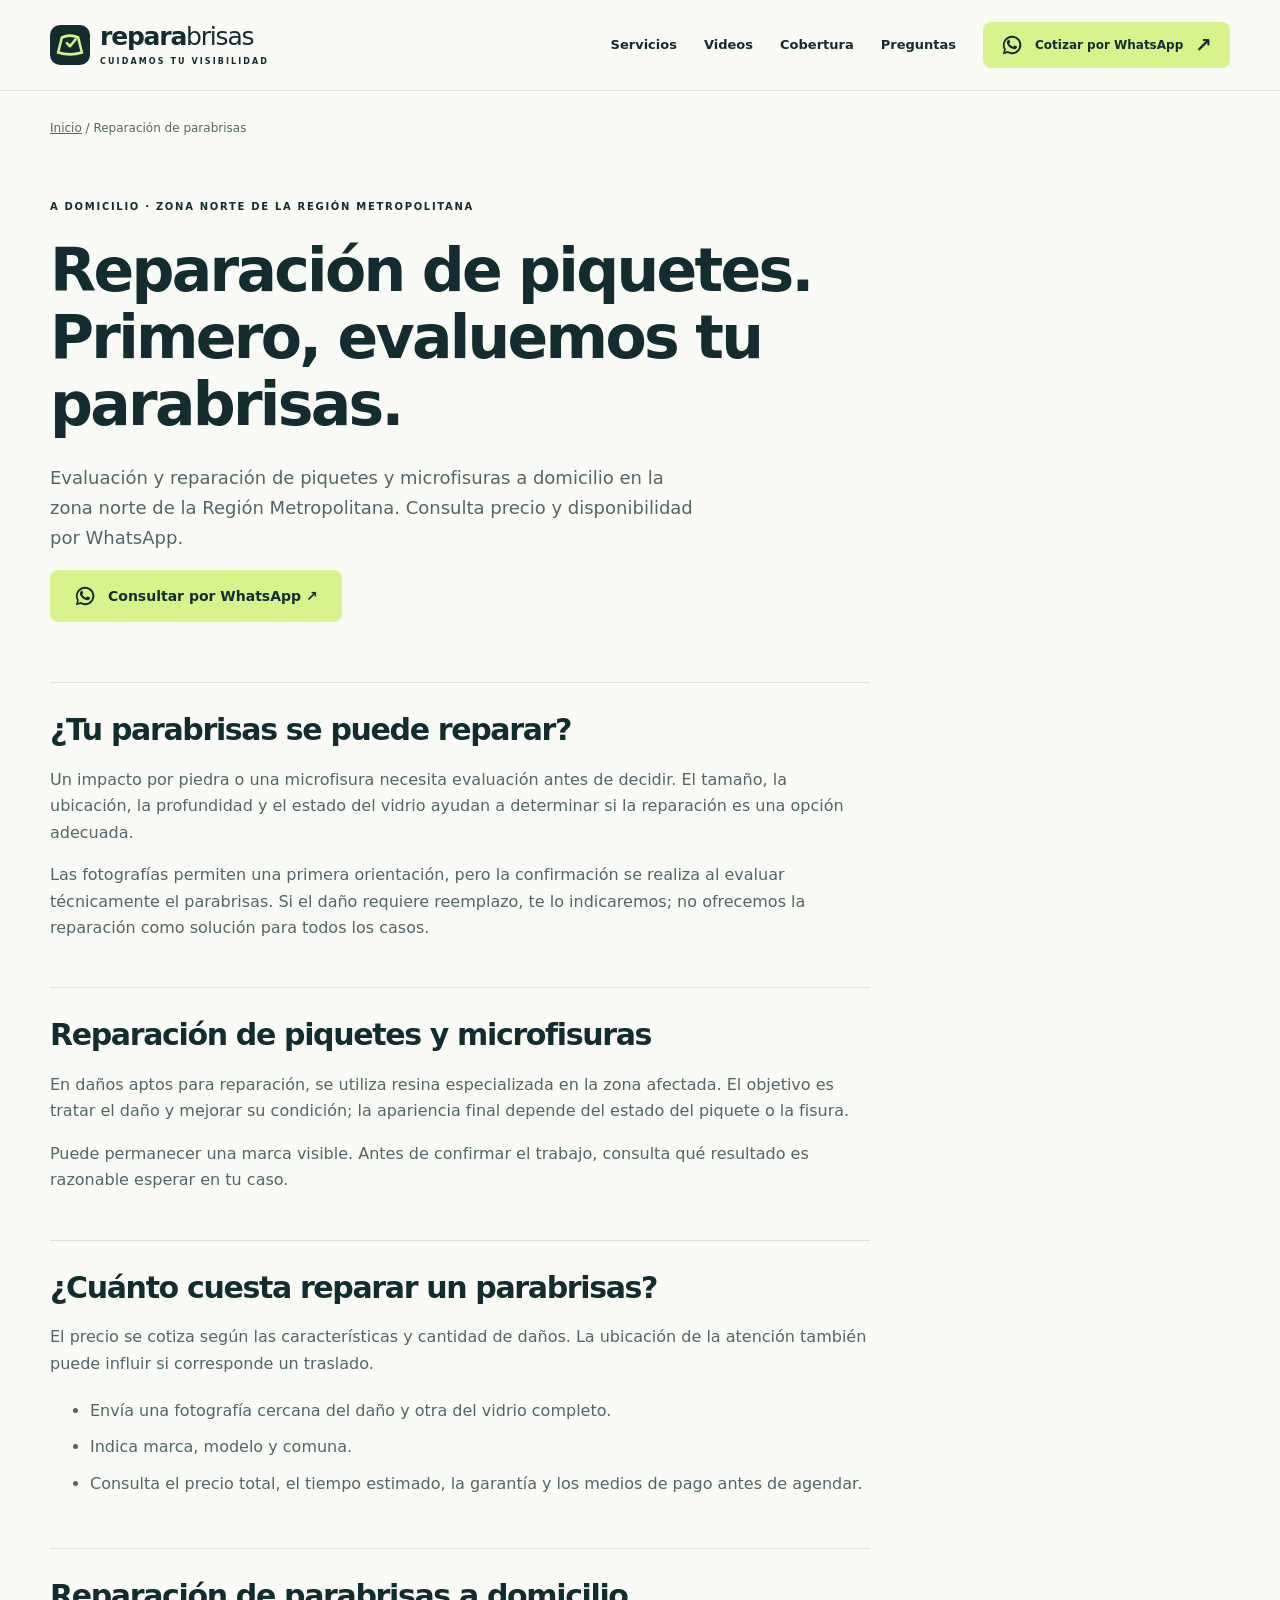
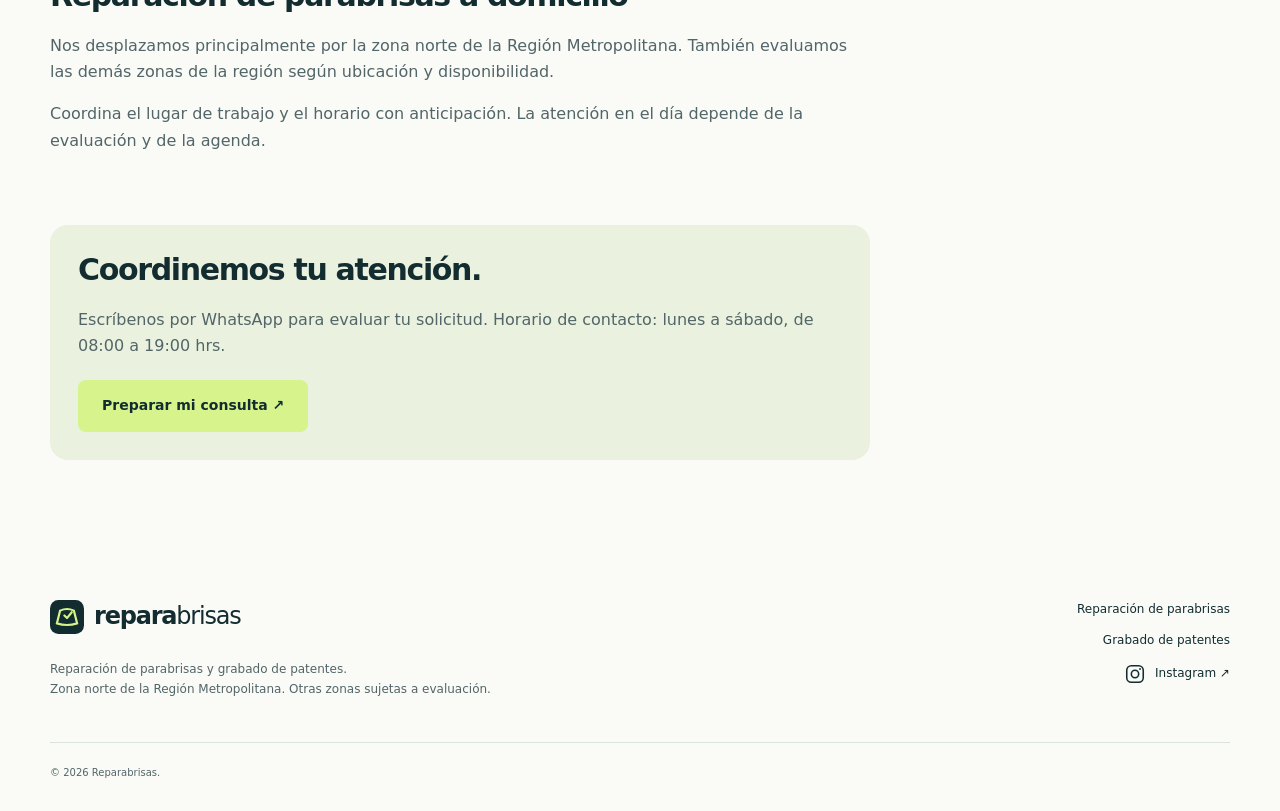
<file: servicios/reparacion-de-parabrisas.html>
<!doctype html>
<html lang="es-CL"><head><meta charset="utf-8"><meta name="viewport" content="width=device-width, initial-scale=1"><meta name="theme-color" content="#122c30"><title>Reparación de piquetes a domicilio en zona norte RM | Reparabrisas</title><meta name="description" content="Evaluación y reparación de piquetes y microfisuras a domicilio en la zona norte de la Región Metropolitana. Consulta precio y disponibilidad por WhatsApp."><meta property="og:type" content="website"><meta property="og:locale" content="es_CL"><meta property="og:site_name" content="Reparabrisas"><meta property="og:title" content="Reparación de piquetes a domicilio en zona norte RM | Reparabrisas"><meta property="og:description" content="Evaluación y reparación de piquetes y microfisuras a domicilio en la zona norte de la Región Metropolitana. Consulta precio y disponibilidad por WhatsApp."><meta name="twitter:card" content="summary_large_image">
<!-- SEO:START -->
<link rel="canonical" href="https://reparabrisasnorte.cl/servicios/reparacion-de-parabrisas.html">
<meta property="og:url" content="https://reparabrisasnorte.cl/servicios/reparacion-de-parabrisas.html">
<meta property="og:image" content="https://reparabrisasnorte.cl/assets/images/social-card.png">
<meta property="og:image:width" content="1200">
<meta property="og:image:height" content="630">
<meta property="og:image:alt" content="Reparabrisas: reparación de parabrisas a domicilio en la zona norte de la Región Metropolitana">
<meta name="twitter:image" content="https://reparabrisasnorte.cl/assets/images/social-card.png">
<!-- SEO:END -->
<link rel="icon" href="../assets/images/favicon.svg" type="image/svg+xml"><link rel="stylesheet" href="../assets/css/style.css?v=3"><script src="../assets/js/main.js?v=2" defer></script><script type="application/ld+json">{"@context": "https://schema.org", "@type": "Service", "name": "Reparación de parabrisas", "areaServed": "Zona norte de la Región Metropolitana de Santiago, Chile", "provider": {"@type": "AutoRepair", "name": "Reparabrisas", "@id": "https://reparabrisasnorte.cl/#negocio", "url": "https://reparabrisasnorte.cl/"}, "url": "https://reparabrisasnorte.cl/servicios/reparacion-de-parabrisas.html"}</script></head>
<body><a class="skip-link" href="#contenido">Saltar al contenido</a>  <header class="site-header">
    <nav class="container nav" aria-label="Navegación principal">
      <a class="brand" href="../index.html" aria-label="Reparabrisas, inicio"><img src="../assets/images/favicon.svg" width="40" height="40" alt=""><span>repara<span class="brand-light">brisas</span><small>CUIDAMOS TU VISIBILIDAD</small></span></a>
      <button class="menu-toggle" aria-controls="nav-links" aria-expanded="false" hidden>Menú <span aria-hidden="true">☰</span></button>
      <div class="nav-links" id="nav-links"><a href="../index.html#servicios">Servicios</a><a href="../index.html#videos">Videos</a><a href="../index.html#cobertura">Cobertura</a><a href="../index.html#preguntas">Preguntas</a><a class="button button-small" data-contact="header" href="https://wa.me/56976957866?text=Hola%2C%20quiero%20cotizar%20un%20servicio."><svg class="icon icon-whatsapp" viewBox="0 0 24 24" fill="none" stroke="currentColor" stroke-width="1.7" stroke-linecap="round" stroke-linejoin="round" aria-hidden="true" focusable="false"><path fill="currentColor" stroke="none" d="M12 2a10 10 0 0 0-8.66 15L2 22l5.15-1.35A10 10 0 1 0 12 2Zm0 18a8 8 0 0 1-4.08-1.12l-.36-.21-3.05.8.81-2.97-.23-.38A8 8 0 1 1 12 20Z"/><path fill="currentColor" stroke="none" d="M8.1 6.8c-.3 0-.6.1-.8.4-.4.4-.9 1-.9 2.1 0 1.2.8 2.4 1 2.6.1.2 1.8 2.9 4.5 4 .7.3 1.2.5 1.6.5.7.2 1.3.2 1.8.1.6-.1 1.8-.7 2-1.4.3-.7.3-1.3.2-1.4-.1-.1-.3-.2-.6-.3l-1.9-.9c-.3-.1-.5-.2-.7.2l-.9 1c-.2.2-.3.2-.6.1-.3-.2-1.2-.5-2.2-1.4-.8-.7-1.3-1.5-1.5-1.8-.1-.3 0-.4.1-.6l.5-.5.3-.5c.1-.2.1-.4 0-.5l-.9-2c-.2-.5-.4-.5-.6-.5Z"/></svg>Cotizar por WhatsApp <span aria-hidden="true">↗</span></a></div>
    </nav>
  </header>

<main id="contenido" class="container"><nav class="breadcrumbs" aria-label="Ruta de navegación"><a href="../index.html">Inicio</a> / Reparación de parabrisas</nav><div class="detail-hero"><p class="eyebrow">A DOMICILIO · ZONA NORTE DE LA REGIÓN METROPOLITANA</p><h1>Reparación de piquetes.<br> Primero, evaluemos tu parabrisas.</h1><p class="hero-description">Evaluación y reparación de piquetes y microfisuras a domicilio en la zona norte de la Región Metropolitana. Consulta precio y disponibilidad por WhatsApp.</p><a class="button" data-contact="service-hero" href="https://wa.me/56976957866"><svg class="icon icon-whatsapp" viewBox="0 0 24 24" fill="none" stroke="currentColor" stroke-width="1.7" stroke-linecap="round" stroke-linejoin="round" aria-hidden="true" focusable="false"><path fill="currentColor" stroke="none" d="M12 2a10 10 0 0 0-8.66 15L2 22l5.15-1.35A10 10 0 1 0 12 2Zm0 18a8 8 0 0 1-4.08-1.12l-.36-.21-3.05.8.81-2.97-.23-.38A8 8 0 1 1 12 20Z"/><path fill="currentColor" stroke="none" d="M8.1 6.8c-.3 0-.6.1-.8.4-.4.4-.9 1-.9 2.1 0 1.2.8 2.4 1 2.6.1.2 1.8 2.9 4.5 4 .7.3 1.2.5 1.6.5.7.2 1.3.2 1.8.1.6-.1 1.8-.7 2-1.4.3-.7.3-1.3.2-1.4-.1-.1-.3-.2-.6-.3l-1.9-.9c-.3-.1-.5-.2-.7.2l-.9 1c-.2.2-.3.2-.6.1-.3-.2-1.2-.5-2.2-1.4-.8-.7-1.3-1.5-1.5-1.8-.1-.3 0-.4.1-.6l.5-.5.3-.5c.1-.2.1-.4 0-.5l-.9-2c-.2-.5-.4-.5-.6-.5Z"/></svg>Consultar por WhatsApp ↗</a></div><div class="detail-content"><section id="evaluacion"><h2>¿Tu parabrisas se puede reparar?</h2><p>Un impacto por piedra o una microfisura necesita evaluación antes de decidir. El tamaño, la ubicación, la profundidad y el estado del vidrio ayudan a determinar si la reparación es una opción adecuada.</p><p>Las fotografías permiten una primera orientación, pero la confirmación se realiza al evaluar técnicamente el parabrisas. Si el daño requiere reemplazo, te lo indicaremos; no ofrecemos la reparación como solución para todos los casos.</p></section>
<section><h2>Reparación de piquetes y microfisuras</h2><p>En daños aptos para reparación, se utiliza resina especializada en la zona afectada. El objetivo es tratar el daño y mejorar su condición; la apariencia final depende del estado del piquete o la fisura.</p><p>Puede permanecer una marca visible. Antes de confirmar el trabajo, consulta qué resultado es razonable esperar en tu caso.</p></section>
<section><h2>¿Cuánto cuesta reparar un parabrisas?</h2><p>El precio se cotiza según las características y cantidad de daños. La ubicación de la atención también puede influir si corresponde un traslado.</p><ul><li>Envía una fotografía cercana del daño y otra del vidrio completo.</li><li>Indica marca, modelo y comuna.</li><li>Consulta el precio total, el tiempo estimado, la garantía y los medios de pago antes de agendar.</li></ul></section>
<section><h2>Reparación de parabrisas a domicilio</h2><p>Nos desplazamos principalmente por la zona norte de la Región Metropolitana. También evaluamos las demás zonas de la región según ubicación y disponibilidad.</p><p>Coordina el lugar de trabajo y el horario con anticipación. La atención en el día depende de la evaluación y de la agenda.</p></section><aside class="detail-callout"><h2>Coordinemos tu atención.</h2><p>Escríbenos por WhatsApp para evaluar tu solicitud. Horario de contacto: lunes a sábado, de 08:00 a 19:00 hrs.</p><a class="button" data-contact="service-bottom" href="../index.html#contacto">Preparar mi consulta ↗</a></aside></div></main>  <footer class="container footer"><div><a class="brand" href="../index.html"><img src="../assets/images/favicon.svg" width="34" height="34" alt=""><span>repara<span class="brand-light">brisas</span></span></a><p>Reparación de parabrisas y grabado de patentes.<br> Zona norte de la Región Metropolitana. Otras zonas sujetas a evaluación.</p></div><div class="footer-links"><a href="reparacion-de-parabrisas.html">Reparación de parabrisas</a><a href="grabado-de-patentes.html">Grabado de patentes</a><a href="https://www.instagram.com/reparabrisas_colina/" target="_blank" rel="noopener noreferrer"><svg class="icon icon-instagram" viewBox="0 0 24 24" fill="none" stroke="currentColor" stroke-width="1.7" stroke-linecap="round" stroke-linejoin="round" aria-hidden="true" focusable="false"><rect x="3" y="3" width="18" height="18" rx="5"/><circle cx="12" cy="12" r="4"/><circle cx="17.5" cy="6.5" r="1" fill="currentColor" stroke="none"/></svg>Instagram ↗</a></div><p class="copyright">© <span data-year>2026</span> Reparabrisas.</p></footer>
  <a class="mobile-contact" data-contact="mobile-bar" href="https://wa.me/56976957866?text=Hola%2C%20quiero%20cotizar%20un%20servicio."><svg class="icon icon-whatsapp" viewBox="0 0 24 24" fill="none" stroke="currentColor" stroke-width="1.7" stroke-linecap="round" stroke-linejoin="round" aria-hidden="true" focusable="false"><path fill="currentColor" stroke="none" d="M12 2a10 10 0 0 0-8.66 15L2 22l5.15-1.35A10 10 0 1 0 12 2Zm0 18a8 8 0 0 1-4.08-1.12l-.36-.21-3.05.8.81-2.97-.23-.38A8 8 0 1 1 12 20Z"/><path fill="currentColor" stroke="none" d="M8.1 6.8c-.3 0-.6.1-.8.4-.4.4-.9 1-.9 2.1 0 1.2.8 2.4 1 2.6.1.2 1.8 2.9 4.5 4 .7.3 1.2.5 1.6.5.7.2 1.3.2 1.8.1.6-.1 1.8-.7 2-1.4.3-.7.3-1.3.2-1.4-.1-.1-.3-.2-.6-.3l-1.9-.9c-.3-.1-.5-.2-.7.2l-.9 1c-.2.2-.3.2-.6.1-.3-.2-1.2-.5-2.2-1.4-.8-.7-1.3-1.5-1.5-1.8-.1-.3 0-.4.1-.6l.5-.5.3-.5c.1-.2.1-.4 0-.5l-.9-2c-.2-.5-.4-.5-.6-.5Z"/></svg>Cotizar por WhatsApp <span aria-hidden="true">↗</span></a>
</body></html>
</file>
<file: assets/css/style.css>
:root {
  --ink:#122c30;
  --muted:#526568;
  --paper:#fafbf7;
  --line:#dce3d9;
  --lime:#d6f48b;
  --dark:#17383b;
  --radius:18px;
  --font:system-ui,-apple-system,BlinkMacSystemFont,"Segoe UI",sans-serif;
}

* {
  box-sizing:border-box;
}

html {
  scroll-behavior:smooth;
  scroll-padding-top:110px;
}

body {
  margin:0;
  background:var(--paper);
  color:var(--ink);
  font-family:var(--font);
  line-height:1.65;
}

img {
  display:block;
  max-width:100%;
  height:auto;
}

a {
  color:inherit;
  text-decoration:none;
}

button,input,select {
  font:inherit;
}

button,a,input,select,summary {
  -webkit-tap-highlight-color:transparent;
}

button {
  cursor:pointer;
}

button[hidden],[hidden] {
  display:none!important;
}

a:focus-visible,button:focus-visible,summary:focus-visible,input:focus-visible,select:focus-visible {
  outline:3px solid #36866c;
  outline-offset:5px;
}

::selection {
  background:var(--lime);
  color:var(--ink);
}

.container {
  width:min(1180px,calc(100% - 80px));
  margin-inline:auto;
}

.skip-link {
  position:fixed;
  top:-100px;
  left:20px;
  z-index:100;
  background:var(--lime);
  padding:12px 20px;
}

.skip-link:focus {
  top:12px;
}

.topbar {
  background:var(--ink);
  color:#e5ede3;
  font-size:12px;
  letter-spacing:.02em;
}

.topbar .container {
  display:flex;
  justify-content:space-between;
  gap:16px;
  padding-block:9px;
}

.site-header {
  position:sticky;
  top:0;
  background:rgba(250,251,247,.97);
  border-bottom:1px solid var(--line);
  z-index:20;
}

.nav {
  min-height:90px;
  display:flex;
  align-items:center;
  justify-content:space-between;
  gap:25px;
}

.brand {
  display:inline-flex;
  align-items:center;
  gap:10px;
  font-size:25px;
  font-weight:800;
  letter-spacing:-1.2px;
  line-height:1.1;
}

.brand-light {
  font-weight:400;
}

.brand small {
  display:block;
  font-size:8px;
  letter-spacing:2.1px;
  margin-top:7px;
  font-weight:600;
}

.nav-links {
  display:flex;
  align-items:center;
  gap:27px;
  font-size:13px;
  font-weight:600;
}

.nav-links>a:not(.button):hover {
  color:#457458;
}

.button {
  display:inline-flex;
  align-items:center;
  justify-content:center;
  gap:22px;
  min-height:52px;
  padding:14px 23px;
  border-radius:8px;
  background:var(--lime);
  color:var(--ink);
  border:1px solid transparent;
  font-size:14px;
  font-weight:750;
  line-height:1.4;
  transition:background .18s,transform .18s;
}

.button:hover {
  background:#c3e874;
  transform:translateY(-2px);
}

.button-small {
  min-height:44px;
  padding:11px 17px;
  font-size:12px;
}

.button span {
  font-size:20px;
  line-height:1;
}

.menu-toggle {
  background:none;
  border:1px solid var(--line);
  border-radius:7px;
  padding:10px 12px;
  color:var(--ink);
  min-height:44px;
}

.hero {
  display:grid;
  grid-template-columns:1.08fr 1fr;
  align-items:center;
  gap:54px;
  padding-block:75px 65px;
}

.eyebrow {
  font-size:10px;
  font-weight:750;
  letter-spacing:1.7px;
  line-height:1.6;
  margin:0 0 22px;
}

.status-dot {
  display:inline-block;
  width:6px;
  height:6px;
  border-radius:50%;
  background:#478568;
  margin:0 5px 1px 0;
}

h1,h2,h3,p,figure {
  margin-top:0;
}

h1,h2,h3 {
  line-height:1.12;
  letter-spacing:-.045em;
  font-weight:650;
}

h1 {
  font-size:clamp(40px,4.3vw,62px);
  margin-bottom:25px;
}

h1 em {
  font-style:normal;
  color:#527662;
}

h2 {
  font-size:clamp(30px,3.2vw,44px);
  margin-bottom:20px;
}

h3 {
  font-size:23px;
  letter-spacing:-.035em;
}

.hero-lead {
  font-size:17px;
  font-weight:650;
  line-height:1.5;
  margin-bottom:12px;
}

.hero-description {
  font-size:15px;
  max-width:440px;
  color:var(--muted);
}

.actions {
  display:flex;
  align-items:center;
  gap:26px;
  flex-wrap:wrap;
  margin-top:30px;
}

.text-link {
  display:inline-flex;
  align-items:center;
  gap:15px;
  font-size:13px;
  font-weight:700;
  border-bottom:1px solid var(--ink);
  padding-bottom:5px;
}

.text-link:hover {
  color:#486d54;
}

.microcopy {
  font-size:11px;
  color:var(--muted);
  margin:16px 0 0;
}

.hero-visual {
  position:relative;
  margin:0;
  background:var(--dark);
  border-radius:var(--radius);
  color:#e8f1e9;
  overflow:hidden;
}

.hero-visual>img {
  width:100%;
  padding-top:10px;
}

.visual-label {
  display:flex;
  justify-content:space-between;
  align-items:center;
  font-size:9px;
  letter-spacing:1.5px;
  padding:26px 28px 0;
  color:#c4d6cc;
}

.visual-label>span:last-child {
  font-size:20px;
}

.visual-caption {
  display:flex;
  gap:15px;
  align-items:center;
  padding:0 26px 20px;
  margin-top:-18px;
  position:relative;
}

.caption-symbol {
  display:grid;
  place-items:center;
  flex-shrink:0;
  width:36px;
  height:36px;
  border-radius:50%;
  border:1px solid #759888;
  color:var(--lime);
}

.visual-caption strong {
  display:block;
  font-size:12px;
  font-weight:600;
  line-height:1.5;
}

.visual-caption div>span {
  display:block;
  font-size:10px;
  color:#b7ccc1;
  margin-top:6px;
}

.hero-visual figcaption {
  font-size:9px;
  color:#b7ccc1;
  padding:0 26px 18px;
  text-align:right;
}

.principles {
  border-block:1px solid var(--line);
}

.principles-grid {
  display:grid;
  grid-template-columns:repeat(3,1fr);
  gap:24px;
  padding-block:25px;
}

.principles p {
  font-size:12px;
  font-weight:650;
  margin:0;
}

.principles p span {
  font-size:10px;
  color:#63776a;
  margin-right:12px;
}

.section {
  padding-block:90px;
}

.section-heading {
  display:flex;
  align-items:flex-end;
  justify-content:space-between;
  gap:45px;
  margin-bottom:38px;
}

.section-heading h2 {
  margin:0;
}

.section-heading>p {
  max-width:355px;
  color:var(--muted);
  font-size:14px;
  margin:0;
}

.section-heading .eyebrow {
  margin-bottom:18px;
}

.service-grid {
  display:grid;
  grid-template-columns:repeat(3,minmax(0,1fr));
  gap:20px;
}

.service-card {
  border:1px solid var(--line);
  border-radius:var(--radius);
  padding:30px;
  display:flex;
  flex-direction:column;
  align-items:flex-start;
  background:#fff;
  min-width:0;
}

.service-top {
  display:flex;
  justify-content:space-between;
  align-items:center;
  width:100%;
  margin-bottom:35px;
}

.service-icon {
  display:grid;
  place-items:center;
  width:46px;
  height:46px;
  background:#edf2e7;
  border-radius:12px;
  font-size:28px;
}

.card-number {
  font-size:11px;
  color:var(--muted);
}

.service-card h3 {
  font-size:22px;
  margin-bottom:16px;
}

.service-card p {
  font-size:14px;
  color:var(--muted);
  margin-bottom:28px;
}

.service-card .text-link {
  margin-top:auto;
}

.service-card.featured {
  background:#edf3e6;
}

.service-card.featured .service-icon {
  background:#dbe8cb;
}

.process-section {
  background:#edf1e9;
}

.steps {
  padding:0;
  list-style:none;
  display:grid;
  grid-template-columns:repeat(3,minmax(0,1fr));
  gap:45px;
  margin:45px 0 0;
}

.steps li {
  border-top:1px solid #bdccba;
  padding-top:22px;
}

.step-number {
  font-size:12px;
  color:#486f56;
}

.steps h3 {
  font-size:22px;
  margin:24px 0 16px;
}

.steps p {
  font-size:14px;
  color:var(--muted);
  margin:0;
}

.video-layout {
  display:grid;
  grid-template-columns:1.4fr 1fr;
  gap:55px;
  align-items:center;
}

.video-shell {
  aspect-ratio:16/9;
  background:var(--dark);
  border-radius:var(--radius);
  overflow:hidden;
  display:grid;
  place-items:center;
}

.video-trigger {
  width:100%;
  height:100%;
  border:0;
  background:radial-gradient(ellipse at center,#2a5051,var(--dark));
  color:#e8f1e9;
  display:flex;
  flex-direction:column;
  align-items:center;
  justify-content:center;
  gap:14px;
  padding:24px;
}

.video-trigger:hover .play-icon {
  transform:scale(1.08);
}

.play-icon {
  display:grid;
  place-items:center;
  border-radius:50%;
  background:var(--lime);
  color:var(--ink);
  width:65px;
  height:65px;
  font-size:21px;
  transition:transform .2s;
}

.video-trigger>span:not(.play-icon) {
  font-size:15px;
  font-weight:600;
}

.video-trigger small {
  font-size:10px;
  color:#b7ccc1;
}

.video-shell iframe {
  width:100%;
  height:100%;
  border:0;
}

.tag {
  display:inline-block;
  font-size:9px;
  letter-spacing:1.2px;
  background:#eaf0e2;
  padding:6px 10px;
  border-radius:4px;
  margin-bottom:20px;
  font-weight:750;
}

.video-description h3 {
  font-size:32px;
}

.video-description p {
  font-size:14px;
  color:var(--muted);
}

.coverage-section {
  background:var(--ink);
  color:var(--paper);
  padding-block:75px;
}

.coverage-grid {
  display:grid;
  grid-template-columns:1.2fr 1fr;
  gap:110px;
  align-items:start;
}

.coverage-grid .eyebrow {
  color:var(--lime);
}

.coverage-grid>div>p:not(.eyebrow) {
  color:#bfcec7;
  font-size:15px;
  max-width:470px;
  margin-bottom:28px;
}

.coverage-details>div {
  padding:20px 0;
  border-bottom:1px solid #3a5252;
}

.coverage-details>div:first-child {
  padding-top:0;
}

.coverage-details span {
  display:block;
  color:#b7ccc1;
  font-size:9px;
  letter-spacing:1.4px;
  margin-bottom:10px;
}

.coverage-details strong,.coverage-details a {
  font-size:22px;
  line-height:1.4;
  font-weight:500;
}

.coverage-details p {
  font-size:12px;
  color:#bfcec7;
  margin:7px 0 0;
}

.faq-layout {
  display:grid;
  grid-template-columns:1fr 1.6fr;
  gap:85px;
}

.faq-layout>div>p:not(.eyebrow) {
  font-size:14px;
  color:var(--muted);
  max-width:260px;
}

.faq-list details {
  border-bottom:1px solid var(--line);
}

.faq-list details:first-child {
  border-top:1px solid var(--line);
}

summary {
  list-style:none;
  cursor:pointer;
  display:flex;
  align-items:center;
  justify-content:space-between;
  gap:20px;
  padding:23px 0;
  font-size:15px;
  font-weight:650;
  line-height:1.5;
}

summary::-webkit-details-marker {
  display:none;
}

summary::after {
  content:"+";
  font-size:22px;
  font-weight:400;
  flex-shrink:0;
}

details[open] summary::after {
  content:"−";
}

.faq-list details p {
  font-size:14px;
  color:var(--muted);
  padding:0 30px 22px 0;
  margin:0;
}

.contact-section {
  background:#eaf1df;
  border-radius:22px;
  padding:55px;
  display:grid;
  grid-template-columns:1fr 1fr;
  gap:80px;
}

.contact-section>div>p:not(.eyebrow) {
  font-size:14px;
  color:var(--muted);
  max-width:370px;
}

.contact-whatsapp {
  display:inline-flex;
  gap:24px;
  font-size:22px;
  font-weight:600;
  margin-top:15px;
}

label {
  display:block;
  font-size:12px;
  font-weight:650;
  margin-bottom:8px;
}

label span {
  font-weight:400;
}

input,select {
  display:block;
  width:100%;
  min-width:0;
  border:1px solid #b9c9b0;
  background:var(--paper);
  border-radius:7px;
  min-height:48px;
  padding:10px 13px;
  font-size:14px;
  color:var(--ink);
  margin-bottom:18px;
}

form .button {
  width:100%;
  background:var(--ink);
  color:var(--paper);
}

form .button:hover {
  background:#285155;
}

.form-note {
  font-size:10px;
  color:var(--muted);
  margin:13px 0 0;
}

.footer {
  display:grid;
  grid-template-columns:1fr 1fr;
  gap:25px;
  padding-block:65px 30px;
}

.footer .brand {
  font-size:24px;
}

.footer p {
  font-size:12px;
  color:var(--muted);
  margin-top:18px;
}

.footer-links {
  display:flex;
  flex-direction:column;
  align-items:flex-end;
  gap:12px;
  font-size:12px;
}

.footer a:hover {
  text-decoration:underline;
}

.footer .copyright {
  grid-column:1/-1;
  border-top:1px solid var(--line);
  padding-top:22px;
  font-size:10px;
  margin:5px 0 0;
}

.mobile-contact {
  display:none;
}

.breadcrumbs {
  font-size:12px;
  color:var(--muted);
  padding-top:28px;
}

.breadcrumbs a {
  text-decoration:underline;
}

.detail-hero {
  max-width:820px;
  padding-block:60px;
}

.detail-hero h1 {
  font-size:clamp(36px,5vw,60px);
}

.detail-hero .hero-description {
  max-width:650px;
  font-size:18px;
}

.detail-content {
  max-width:820px;
  padding-bottom:50px;
}

.detail-content section {
  padding-block:30px;
  border-top:1px solid var(--line);
}

.detail-content h2 {
  font-size:30px;
}

.detail-content p,.detail-content li {
  color:var(--muted);
}

.detail-content li {
  padding-block:5px;
}

.detail-callout {
  background:#eaf1df;
  border-radius:var(--radius);
  padding:28px;
  margin-block:25px;
}

.detail-callout p {
  margin-bottom:20px;
}

.detail-content .text-link {
  margin-top:12px;
}

@media(min-width:961px) {
  .menu-toggle {
    display:none!important;
  }

}

@media(max-width:1100px) {
  .container {
    width:calc(100% - 48px);
  }

  .nav-links {
    gap:17px;
  }

  .hero {
    gap:30px;
  }

  .hero h1 {
    font-size:48px;
  }

  .service-card {
    padding:24px;
  }

  .coverage-grid {
    gap:65px;
  }

}

@media(max-width:960px) {
  .nav {
    flex-wrap:wrap;
    gap:0;
    min-height:78px;
    padding-block:16px;
  }

  .nav-links {
    width:100%;
    display:flex;
    flex-wrap:wrap;
    padding-top:18px;
    gap:12px 22px;
  }

  .nav-links>a {
    padding:8px;
  }

  .nav-links[data-enhanced="true"] {
    display:none;
  }

  .nav-links[data-enhanced="true"].is-open {
    display:flex;
    flex-direction:column;
    align-items:stretch;
    padding-bottom:8px;
  }

  .nav-links.is-open>a {
    padding:12px;
  }

  .menu-toggle {
    display:block;
    margin-left:auto;
  }

  .hero {
    grid-template-columns:1fr 1fr;
    padding-block:50px;
    gap:25px;
  }

  .hero h1 {
    font-size:40px;
  }

  .hero-lead {
    font-size:16px;
  }

  .hero-description {
    font-size:14px;
  }

  .hero .actions {
    gap:16px;
  }

  .visual-caption {
    padding-inline:20px;
  }

  .section {
    padding-block:65px;
  }

  .section-heading {
    gap:30px;
  }

  .service-grid {
    gap:12px;
  }

  .service-card {
    padding:20px;
  }

  .service-card h3 {
    font-size:20px;
  }

  .video-layout {
    gap:30px;
  }

  .coverage-grid {
    gap:40px;
  }

  .faq-layout {
    gap:40px;
  }

  .contact-section {
    padding:35px;
    gap:35px;
  }

}

@media(max-width:700px) {
  html {
    scroll-padding-top:90px;
  }

  body {
    padding-bottom:calc(76px + env(safe-area-inset-bottom));
  }

  .container {
    width:calc(100% - 36px);
  }

  .topbar {
    font-size:10px;
  }

  .topbar .container {
    gap:8px;
  }

  .topbar a {
    font-size:10px;
  }

  .topbar .call-label {
    display:none;
  }

  .brand {
    font-size:23px;
  }

  .brand img {
    width:35px;
    height:35px;
  }

  .brand small {
    font-size:7px;
  }

  .hero {
    grid-template-columns:1fr;
    padding-block:38px 32px;
    gap:30px;
  }

  .hero h1 {
    font-size:clamp(38px,9.5vw,52px);
    line-height:1.08;
  }

  .hero .eyebrow {
    font-size:9px;
    margin-bottom:20px;
  }

  .hero-description {
    font-size:15px;
    max-width:none;
  }

  .hero .actions {
    gap:20px;
    margin-top:25px;
  }

  .hero-visual {
    max-width:500px;
    width:100%;
    margin-inline:auto;
  }

  .hero-visual>img {
    max-height:320px;
    object-fit:cover;
  }

  .visual-label {
    padding:20px 22px 0;
  }

  .visual-caption {
    margin-top:-5px;
  }

  .principles-grid {
    grid-template-columns:1fr;
    gap:12px;
    padding-block:20px;
  }

  .principles p {
    font-size:12px;
  }

  .section {
    padding-block:50px;
  }

  .section-heading {
    display:block;
    margin-bottom:28px;
  }

  .section-heading>p {
    max-width:none;
    margin-top:20px;
  }

  .service-grid {
    grid-template-columns:1fr;
    gap:15px;
  }

  .service-card {
    padding:26px;
  }

  .service-top {
    margin-bottom:22px;
  }

  .service-card h3 {
    font-size:24px;
  }

  .service-card p {
    margin-bottom:24px;
  }

  .steps {
    grid-template-columns:1fr;
    gap:28px;
    margin-top:30px;
  }

  .steps h3 {
    margin-top:14px;
  }

  .video-layout {
    grid-template-columns:1fr;
    gap:28px;
  }

  .video-description h3 {
    font-size:28px;
  }

  .video-description h3 br {
    display:none;
  }

  .coverage-section {
    padding-block:50px;
  }

  .coverage-grid {
    grid-template-columns:1fr;
    gap:40px;
  }

  .faq-layout {
    grid-template-columns:1fr;
    gap:20px;
  }

  .faq-layout h2 br {
    display:none;
  }

  .faq-layout>div>p:not(.eyebrow) {
    max-width:none;
  }

  summary {
    font-size:14px;
  }

  .contact-section {
    grid-template-columns:1fr;
    padding:30px 22px;
    gap:30px;
  }

  .contact-whatsapp {
    font-size:21px;
  }

  .footer {
    padding-top:45px;
    grid-template-columns:1fr;
    gap:20px;
  }

  .footer-links {
    align-items:flex-start;
  }

  .mobile-contact {
    position:fixed;
    bottom:0;
    left:0;
    right:0;
    z-index:30;
    background:var(--lime);
    color:var(--ink);
    border-top:1px solid #b6d475;
    display:flex;
    align-items:center;
    justify-content:center;
    gap:25px;
    font-size:14px;
    font-weight:750;
    min-height:64px;
    padding:16px 20px calc(16px + env(safe-area-inset-bottom));
  }

  .detail-hero {
    padding-block:40px;
  }

  .detail-hero .hero-description {
    font-size:16px;
  }

}

@media(prefers-reduced-motion:reduce) {
  html {
    scroll-behavior:auto;
  }

  *,*::before,*::after {
    transition:none!important;
    animation:none!important;
  }

}

.video-fallback {
  font-size:11px;
  margin:12px 0 0;
  color:var(--muted);
}

.video-fallback a {
  text-decoration:underline;
  text-underline-offset:4px;
}

/* Iconografía vectorial local: sin fuentes ni servicios externos. */
.icon {
  display:inline-block;
  width:22px;
  height:22px;
  flex-shrink:0;
  vertical-align:middle;
}
.button, .mobile-contact, .contact-whatsapp {
  gap:12px;
}
.topbar a, .footer-links a, .coverage-details a, .icon-label {
  display:inline-flex;
  align-items:center;
  gap:9px;
}
.topbar .icon {
  width:16px;
  height:16px;
}
.service-icon .icon {
  width:29px;
  height:29px;
}
.step-heading {
  display:flex;
  align-items:center;
  justify-content:space-between;
}
.step-heading .icon {
  width:32px;
  height:32px;
  color:#486f56;
}
.coverage-details .icon-label {
  display:flex;
}
.contact-whatsapp {
  align-items:center;
  font-size:19px;
}
.contact-whatsapp .icon, .play-icon .icon {
  width:28px;
  height:28px;
}
@media(max-width:700px) {
  .topbar .container {
    flex-wrap:wrap;
  }
  .topbar a {
    white-space:nowrap;
  }
  .contact-whatsapp {
    font-size:17px;
  }
  form .button {
    padding-inline:12px;
  }
}
</file>
